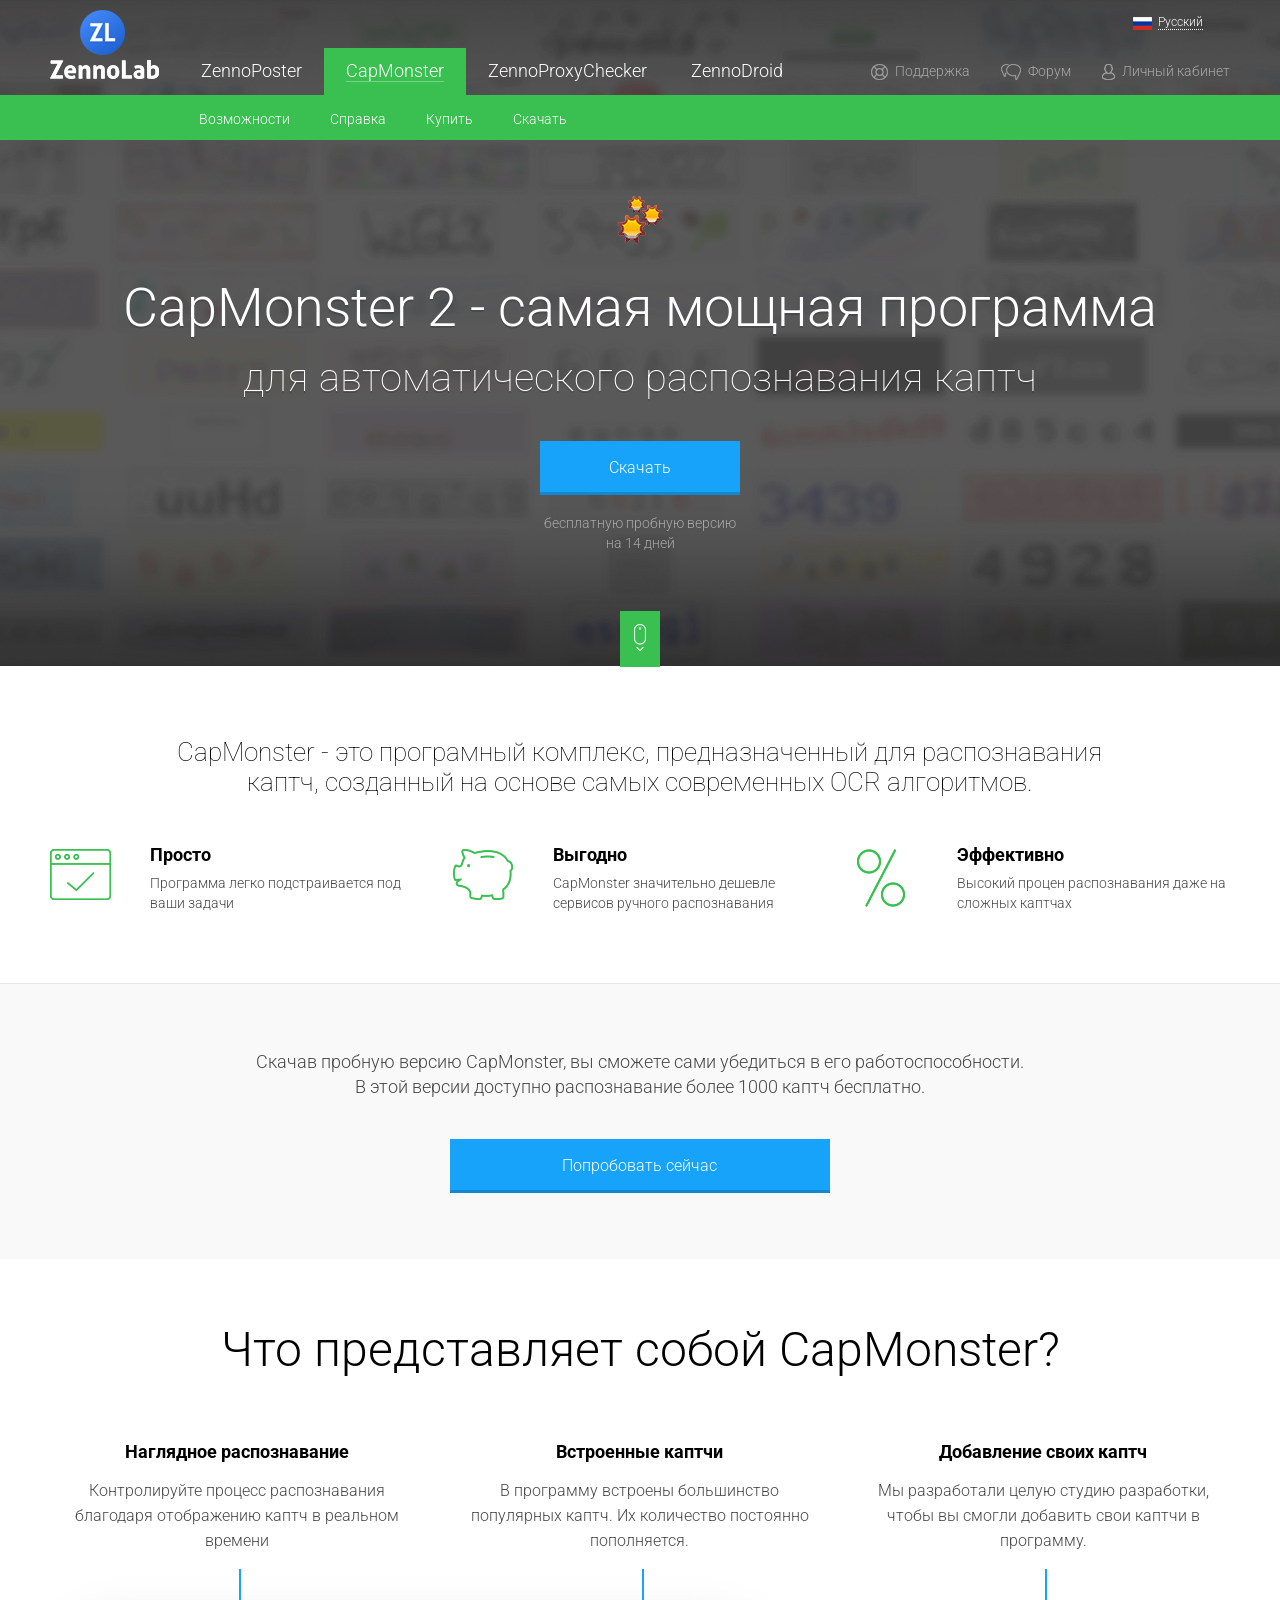
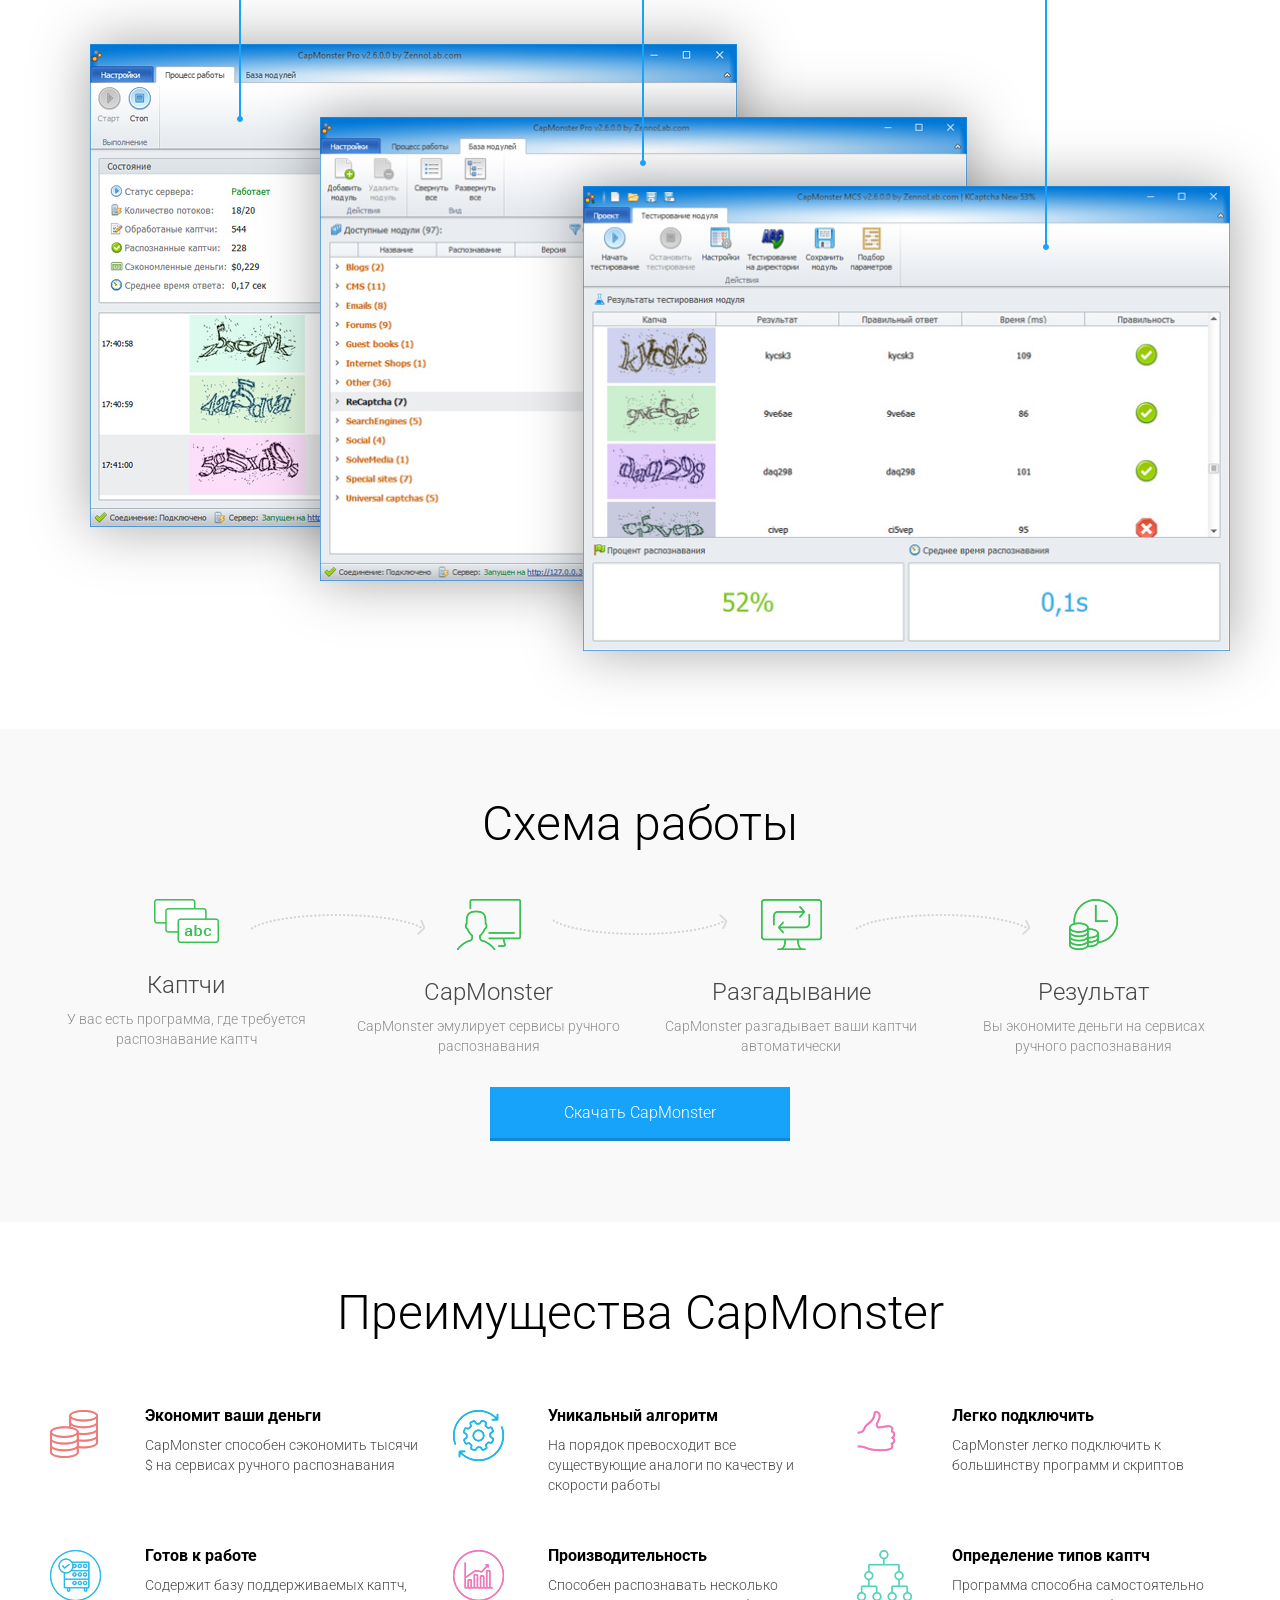
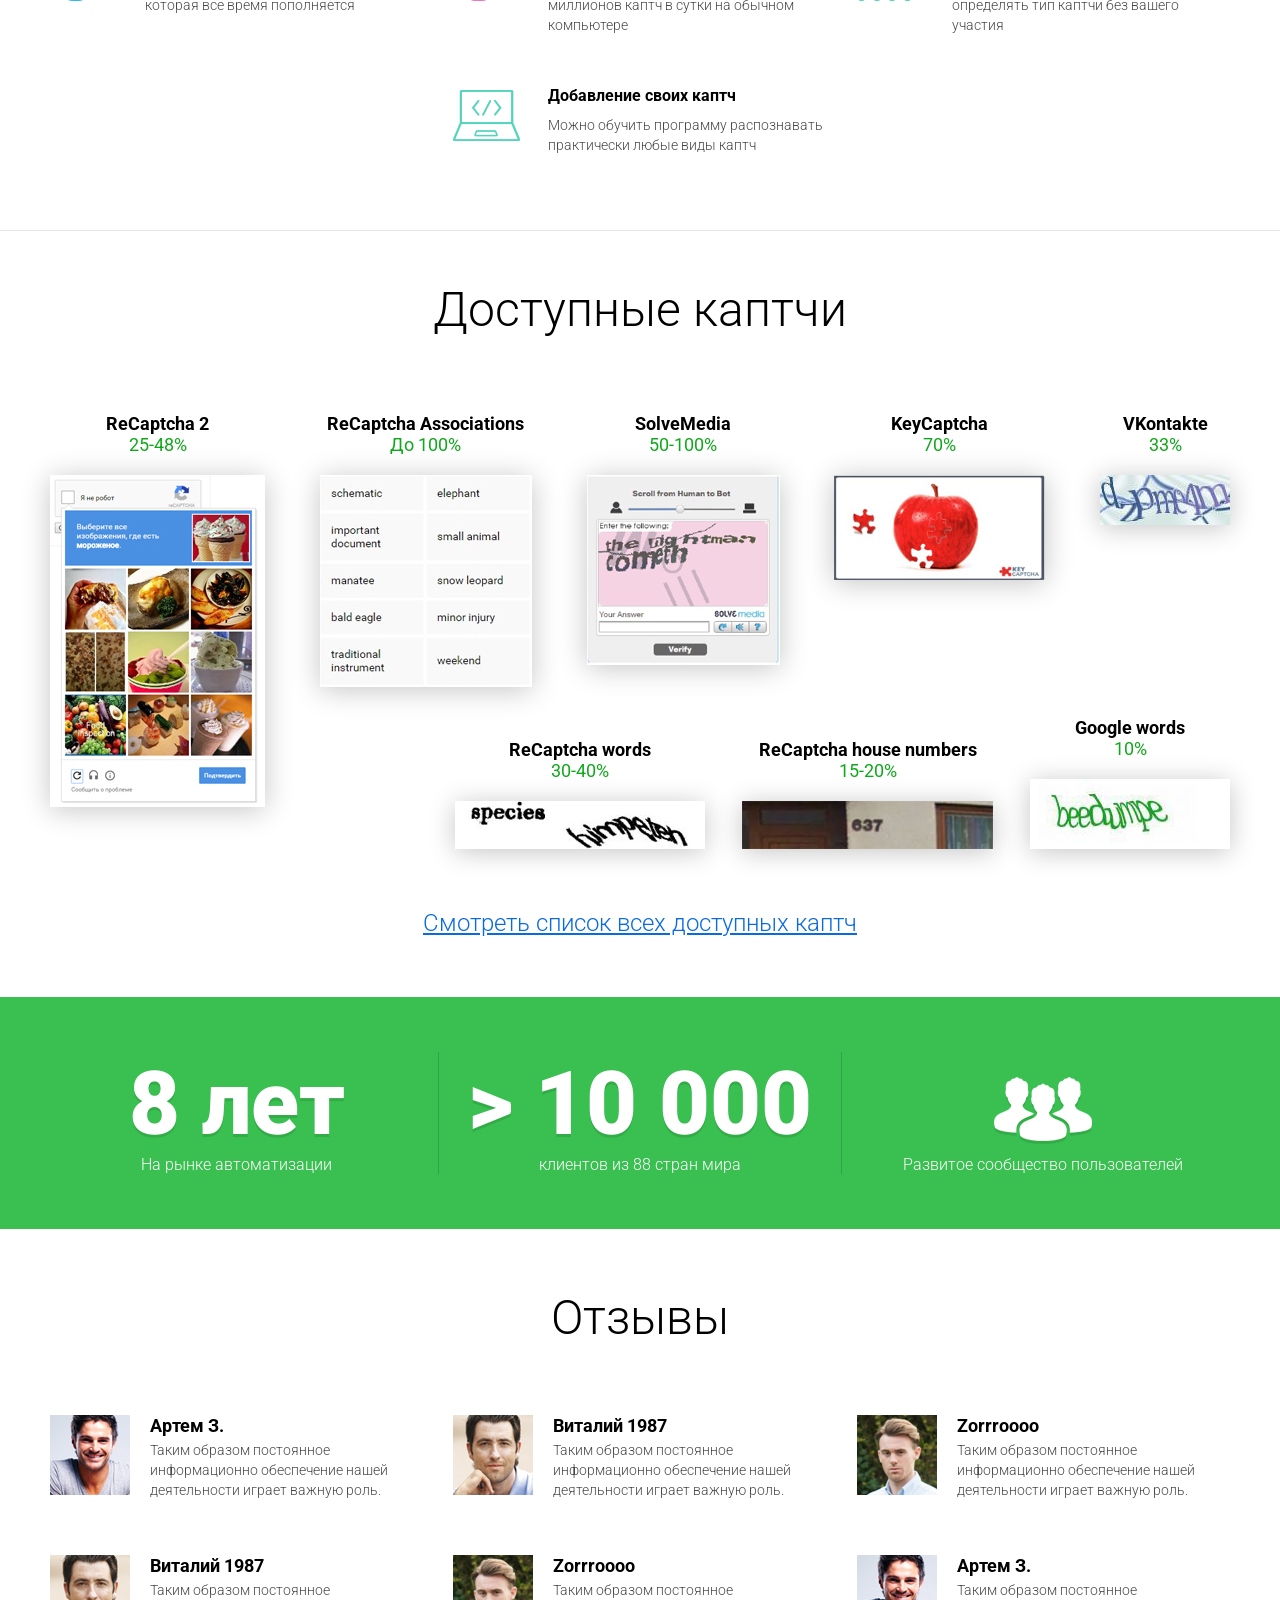
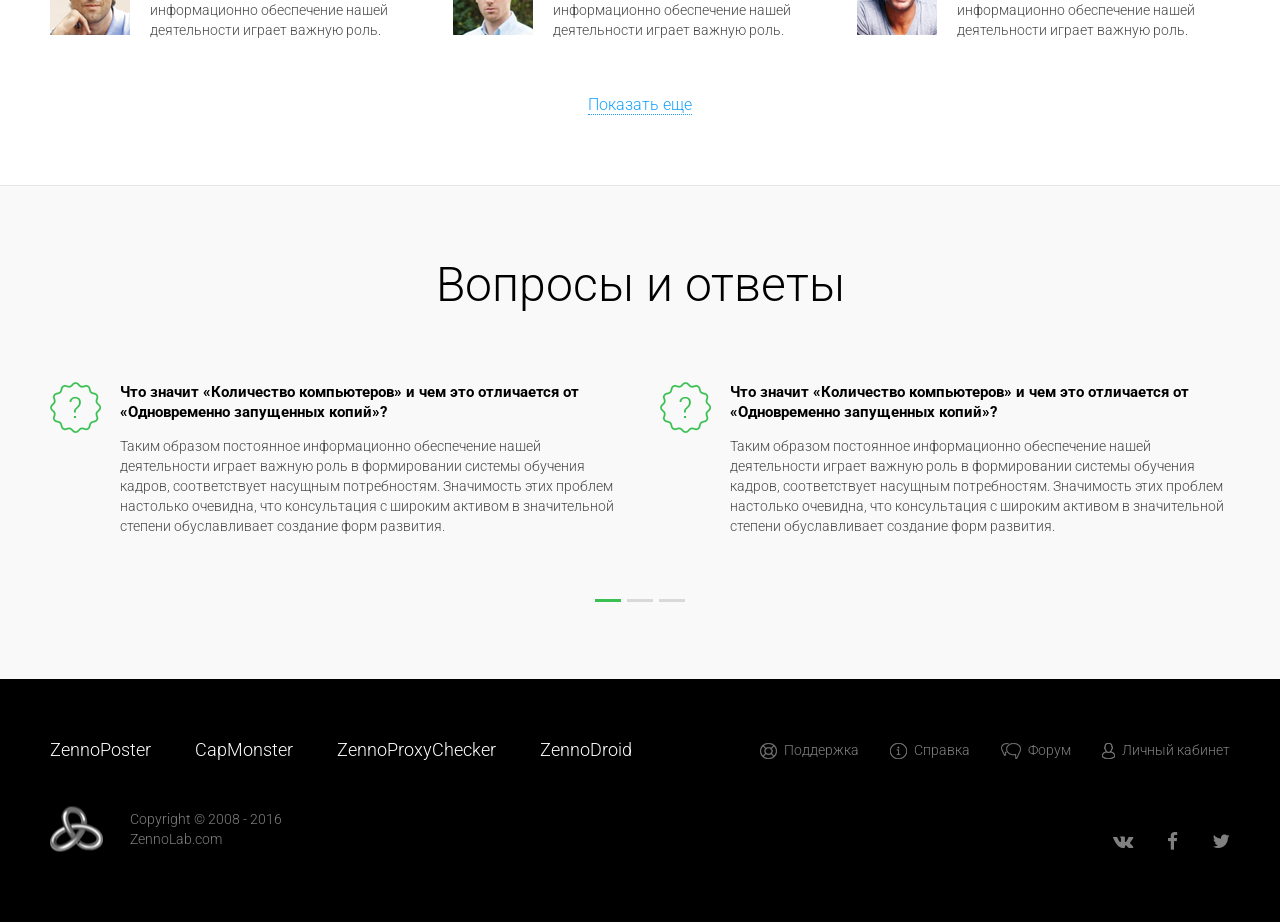
<file: app/capmonster.html>
<!DOCTYPE html>
<html lang="en">
<head>
	<meta charset="UTF-8">
	<meta http-equiv="X-UA-Compatible" content="IE=edge">
	<meta name="viewport" content="width=device-width, initial-scale=1.0">
	<title>project</title>
	<link rel="shortcut icon" href="favicon.ico" type="image/x-icon">
	<link rel="icon" href="favicon.ico" type="image/x-icon">
	<link rel="stylesheet" href="css/style.css">
	<link href="https://fonts.googleapis.com/css?family=Roboto:100,300,400,500,700,900&amp;subset=cyrillic" rel="stylesheet">
	<link rel="stylesheet" href="css/bootstrap.css">
	<link rel="stylesheet" href="fancybox/jquery.fancybox.css">
	<link rel="stylesheet" href="css/owl.carousel.css">
	<link rel="stylesheet" href="https://maxcdn.bootstrapcdn.com/font-awesome/4.6.2/css/font-awesome.min.css">
	<!--[if lt IE 9]>
	<script src="https://oss.maxcdn.com/html5shiv/3.7.2/html5shiv.min.js">
	</script><script src="https://oss.maxcdn.com/respond/1.4.2/respond.min.js"></script>
	<![endif]-->
</head>
<body>

	<header class="header-img capmonster dropp">
		<div class="container">
			<a href="#" class="logo"><img src="img/logo.png" alt="" width="109" height="69"></a>
			<div class="relative">
				<ul class="lang">
					<li class="active"><a href="#"><i class="ico russian"></i>Русский</a></li>
					<li><a href="#">English</a></li>
				</ul>
				<div class="wrapp-menu">
					<div class="toggle-button visible-sm visible-xs">Продукты</div>
					<ul class="main-nav">
						<li><a href="#">ZennoPoster</a></li>
						<li><a class="current" href="#">CapMonster</a>
							<ul class="hide-menu">
								<li><a href="#">Возможности</a></li>
								<li><a href="#">Справка</a></li>
								<li><a href="#">Купить</a></li>
								<li><a href="#">Скачать</a></li>
							</ul>
						</li>
						<li><a href="#">ZennoProxyChecker</a></li>
						<li><a href="#">ZennoDroid</a></li>
					</ul>
					<ul class="service-link">
						<li><a href="#"><i class="ico ico-support"></i><span>Поддержка</span></a></li>
						<li><a href="#"><i class="ico ico-comment"></i><span>Форум</span></a></li>
						<li><a href="#"><i class="ico ico-user"></i><span>Личный кабинет</span></a></li>
					</ul>
				</div>
			</div>
			<div class="center prod-icon">
				<i class="ico ico-m2"></i>
				<h2>
					CapMonster 2 - самая мощная программа
					<span>для автоматического распознавания каптч</span>
				</h2>
				<a href="#" class="button"><span>Скачать</span></a>
				<div class="note">бесплатную пробную версию <br>на 14 дней</div>
			</div>
			<div class="mouse"><i class="ico ico-mouse"></i></div>
		</div>
	</header>

	<section class="section-program-f">
		<div class="container">
			<div class="row">
				<div class="col-md-10 col-sm-12 col-xs-12 col-md-offset-1">
					<div class="title-3">
						CapMonster - это програмный комплекс, предназначенный для распознавания каптч, 
						созданный на основе самых современных OCR алгоритмов. 
					</div>
				</div>
			</div>
			<div class="row">
				<div class="col-md-4 col-sm-12 col-xs-12">
					<div class="box">
						<i class="ico ico-simple"></i>
						<div class="bold">Просто</div>
						<p>
							Программа легко подстраивается 
							под ваши задачи
						</p>
					</div>
				</div>
				<div class="col-md-4 col-sm-12 col-xs-12">
					<div class="box">
						<i class="ico ico-benefit"></i>
						<div class="bold">Выгодно</div>
						<p>
							CapMonster значительно дешевле
							сервисов ручного распознавания
						</p>
					</div>
				</div>
				<div class="col-md-4 col-sm-12 col-xs-12">
					<div class="box">
						<i class="ico ico-effect"></i>
						<div class="bold">Эффективно</div>
						<p>
							Высокий процен распознавания
							даже на сложных каптчах
						</p>
					</div>
				</div>

			</div>
		</div>
	</section>

	<section class="section-install">
		<div class="container">
			<div class="row">
				<div class="col-md-8 col-sm-12 col-xs-12 col-md-offset-2">
					<div class="title-2">
						Скачав пробную версию CapMonster, вы сможете сами убедиться в его работоспособности. 
						В этой версии доступно распознавание более 1000 каптч бесплатно.
					</div>
					<a href="#" class="button"><span>Попробовать сейчас</span></a>
				</div>
			</div>
		</div>
	</section>

	<section class="section-about-product">
		<div class="container">
			<h1>Что представляет собой CapMonster?</h1>
			<div class="row a-product capM">
				<div class="col-md-4 col-sm-4 col-xs-12">
					<div class="bold">Наглядное распознавание</div>
					<p>
						Контролируйте процесс распознавания благодаря отображению каптч 
						в реальном времени
					</p>
				</div>
				<div class="col-md-4 col-sm-4 col-xs-12">
					<div class="bold">Встроенные каптчи</div>
					<p>
						В программу встроены большинство популярных каптч. Их количество постоянно пополняется.
					</p>
				</div>
				<div class="col-md-4 col-sm-4 col-xs-12">
					<div class="bold">Добавление своих каптч</div>
					<p>
						Мы разработали целую студию разработки, чтобы вы смогли добавить свои каптчи в программу.
					</p>
				</div>
			</div>
			<div class="center big-img big-img-capmomster">
				<img src="img/capM-big-1.jpg" alt="" width="647" height="483">
				<img src="img/capM-big-2.jpg" alt="" width="644" height="462">
				<img src="img/capM-big-3.jpg" alt="" width="642" height="461">
			</div>
		</div>
	</section>

	<section class="section-work">
		<div class="container">
			<h1>Схема работы</h1>
			<div class="row scheme">
				<div class="col-md-3 col-sm-12 col-xs-12">
					<i class="ico ico-captcha"></i>
					<div class="size-nrm">Каптчи</div>
					<p>
						У вас есть программа, где
						требуется распознавание каптч
					</p>
				</div>
				<div class="col-md-3 col-sm-12 col-xs-12">
					<i class="ico ico-project"></i>
					<div class="size-nrm">CapMonster</div>
					<p>
						CapMonster эмулирует сервисы
						ручного распознавания
					</p>
				</div>
				<div class="col-md-3 col-sm-12 col-xs-12">
					<i class="ico ico-working"></i>
					<div class="size-nrm">Разгадывание</div>
					<p>
						CapMonster разгадывает ваши
						каптчи автоматически
					</p>
				</div>
				<div class="col-md-3 col-sm-12 col-xs-12">
					<i class="ico ico-result"></i>
					<div class="size-nrm">Результат</div>
					<p>
						Вы экономите деньги на сервисах
						ручного распознавания
					</p>
				</div>
			</div>
			<a href="" class="button"><span>Скачать CapMonster</span></a>
		</div>
	</section>

	<section class="section-advantages">
		<div class="container">
			<h1>Преимущества CapMonster</h1>
			<div class="row">
				<div class="col-md-4 col-sm-6 col-xs-12">
					<div class="box-2">
						<i class="ico ico-cp-1"></i>
						<div class="bold">Экономит ваши деньги</div>
						<p>
							CapMonster способен сэкономить тысячи $ на сервисах ручного распознавания
						</p>
					</div>
				</div>
				<div class="col-md-4 col-sm-6 col-xs-12">
					<div class="box-2">
						<i class="ico ico-cp-2"></i>
						<div class="bold">Уникальный алгоритм</div>
						<p>
							На порядок превосходит все существующие аналоги по качеству и скорости работы
						</p>
					</div>
				</div>
				<div class="col-md-4 col-sm-6 col-xs-12">
					<div class="box-2">
						<i class="ico ico-cp-3"></i>
						<div class="bold">Легко подключить</div>
						<p>
							CapMonster легко подключить к 
							большинству программ и скриптов
						</p>
					</div>
				</div>
				<div class="col-md-4 col-sm-6 col-xs-12">
					<div class="box-2">
						<i class="ico ico-zp-6"></i>
						<div class="bold">Готов к работе</div>
						<p>
							Cодержит базу поддерживаемых каптч, которая все время пополняется
						</p>
					</div>
				</div>
				<div class="col-md-4 col-sm-6 col-xs-12">
					<div class="box-2">
						<i class="ico ico-cp-5"></i>
						<div class="bold">Производительность</div>
						<p>
							Cпособен распознавать несколько миллионов каптч в сутки на обычном компьютере
						</p>
					</div>
				</div>
				<div class="col-md-4 col-sm-6 col-xs-12">
					<div class="box-2">
						<i class="ico ico-cp-6"></i>
						<div class="bold">Определение типов каптч</div>
						<p>
							Программа способна самостоятельно определять тип каптчи без вашего участия
						</p>
					</div>
				</div>
				<div class="col-md-4 col-sm-6 col-xs-12 col-md-offset-4">
					<div class="box-2">
						<i class="ico ico-zp-12"></i>
						<div class="bold">Добавление своих каптч</div>
						<p>
							Можно обучить программу распознавать практически любые виды каптч
						</p>
					</div>
				</div>
			</div>
		</div>
	</section>

	<section class="section-available">
		<div class="container">
		<h1>Доступные каптчи</h1>
			<div class="captcha-a">
				<div class="box-captcha">
					<div class="bold">ReCaptcha 2</div>
					<div class="note-2">25-48%</div>
					<img src="img/captcha-1.jpg" alt="" width="215" height="332">
				</div>
				<div class="box-captcha">
					<div class="bold">ReCaptcha Associations</div>
					<div class="note-2">До 100%</div>
					<img src="img/captcha-2.jpg" alt="" width="212" height="212">
				</div>
				<div class="box-captcha">
					<div class="bold">SolveMedia</div>
					<div class="note-2">50-100%</div>
					<img src="img/captcha-3.jpg" alt="" width="193" height="190">
				</div>
				<div class="box-captcha">
					<div class="bold">KeyCaptcha</div>
					<div class="note-2">70%</div>
					<img src="img/captcha-4.jpg" alt="" width="211" height="105">
				</div>
				<div class="box-captcha">
					<div class="bold">VKontakte</div>
					<div class="note-2">33%</div>
					<img src="img/captcha-5.jpg" alt="" width="130" height="50">
				</div>
			</div>
			<div class="captcha-a right-n">
				<div class="box-captcha">
					<div class="bold">ReCaptcha words</div>
					<div class="note-2">30-40%</div>
					<img src="img/captcha-6.jpg" alt="" width="250" height="48">
				</div>
				<div class="box-captcha">
					<div class="bold">ReCaptcha house numbers</div>
					<div class="note-2">15-20%</div>
					<img src="img/captcha-7.jpg" alt="" width="251" height="48">
				</div>
				<div class="box-captcha">
					<div class="bold">Google words</div>
					<div class="note-2">10%</div>
					<img src="img/captcha-8.jpg" alt="" width="200" height="70">
				</div>
			</div>	
			<div class="center">
				<a href="" class="link">Смотреть список всех доступных каптч</a>
			</div>
		</div>
	</section>



	<section class="section-green-line">
		<div class="container">
			<div class="row line">
				<div class="col-md-4 col-sm-4 col-xs-12">
					<div class="b-size">8 лет</div>
					<div class="s-size">На рынке автоматизации</div>
				</div>
				<div class="col-md-4 col-sm-4 col-xs-12">
					<div class="b-size">> 10 000</div>
					<div class="s-size">клиентов из 88 стран мира</div>
				</div>
				<div class="col-md-4 col-sm-4 col-xs-12">
					<div class="b-size"><img src="img/users.png" alt="" width="98" height="67"></div>
					<div class="s-size">Развитое сообщество пользователей</div>
				</div>
			</div>
		</div>
	</section>


	<section class="section-comment">
		<div class="container">
			<h1>Отзывы</h1>
			<div class="row comment-wrapp">
				<div class="col-md-4 col-sm-6 col-xs-12">
					<img src="img/comment-zp-1.jpg" alt="" width="80" height="80">
					<div class="text-b">
						<div class="bold">Артем З.</div>
						<p>
							Таким образом постоянное информационно обеспечение нашей деятельности играет важную роль.
						</p>
					</div>
				</div>
				<div class="col-md-4 col-sm-6 col-xs-12">
					<img src="img/comment-zp-2.jpg" alt="" width="80" height="80">
					<div class="text-b">
						<div class="bold">Виталий 1987</div>
						<p>
							Таким образом постоянное информационно обеспечение нашей деятельности играет важную роль.
						</p>
					</div>
				</div>
				<div class="col-md-4 col-sm-6 col-xs-12">
					<img src="img/comment-zp-3.jpg" alt="" width="80" height="80">
					<div class="text-b">
						<div class="bold">Zorrroooo</div>
						<p>
							Таким образом постоянное информационно обеспечение нашей деятельности играет важную роль.
						</p>
					</div>
				</div>
				<div class="col-md-4 col-sm-6 col-xs-12">
					<img src="img/comment-zp-4.jpg" alt="" width="80" height="80">
					<div class="text-b">
						<div class="bold">Виталий 1987</div>
						<p>
							Таким образом постоянное информационно обеспечение нашей деятельности играет важную роль.
						</p>
					</div>
				</div>
				<div class="col-md-4 col-sm-6 col-xs-12">
					<img src="img/comment-zp-5.jpg" alt="" width="80" height="80">
					<div class="text-b">
						<div class="bold">Zorrroooo</div>
						<p>Таким образом постоянное информационно обеспечение нашей деятельности играет важную роль.</p>
					</div>
				</div>
				<div class="col-md-4 col-sm-6 col-xs-12">
					<img src="img/comment-zp-6.jpg" alt="" width="80" height="80">
					<div class="text-b">
						<div class="bold">Артем З.</div>
						<p>Таким образом постоянное информационно обеспечение нашей деятельности играет важную роль.</p>
					</div>
				</div>
			</div>
			<div class="center">
				<a href="#" class="more">Показать еще</a>
			</div>
		</div>
	</section>


	<section class="section-faq">
		<div class="container">
			<h1>Вопросы и ответы</h1>
			<div class="owl-slider">
				<div class="item">
					<i class="ico ico-faq-2"></i>
					<div class="t-block">
						<div class="bold">Что значит «Количество компьютеров» и чем это отличается от «Одновременно запущенных копий»?</div>
						<p>
							Таким образом постоянное информационно обеспечение нашей деятельности играет важную роль в формировании системы обучения кадров, соответствует насущным потребностям. Значимость этих проблем настолько очевидна, что консультация с широким активом в значительной степени обуславливает создание форм развития. 
						</p>
					</div>
				</div>
				<div class="item">
					<i class="ico ico-faq-2"></i>
					<div class="t-block">
						<div class="bold">Что значит «Количество компьютеров» и чем это отличается от «Одновременно запущенных копий»?</div>
						<p>
							Таким образом постоянное информационно обеспечение нашей деятельности играет важную роль в формировании системы обучения кадров, соответствует насущным потребностям. Значимость этих проблем настолько очевидна, что консультация с широким активом в значительной степени обуславливает создание форм развития. 
						</p>
					</div>
				</div>
				<div class="item">
					<i class="ico ico-faq-2"></i>
					<div class="t-block">
						<div class="bold">Что значит «Количество компьютеров» и чем это отличается от «Одновременно запущенных копий»?</div>
						<p>
							Таким образом постоянное информационно обеспечение нашей деятельности играет важную роль в формировании системы обучения кадров, соответствует насущным потребностям. Значимость этих проблем настолько очевидна, что консультация с широким активом в значительной степени обуславливает создание форм развития. 
						</p>
					</div>
				</div>
			</div>
		</div>
	</section>



	<footer>
		<div class="container">
			<div class="wrapp-menu">
				<ul class="main-nav">
					<li><a href="#">ZennoPoster</a></li>
					<li><a href="#">CapMonster</a></li>
					<li><a href="#">ZennoProxyChecker</a></li>
					<li><a href="#">ZennoDroid</a></li>
				</ul>
				<ul class="service-link">
					<li><a href="#"><i class="ico ico-support"></i><span>Поддержка</span></a></li>
					<li><a href="#"><i class="ico ico-faq"></i><span>Справка</span></a></li>
					<li><a href="#"><i class="ico ico-comment"></i><span>Форум</span></a></li>
					<li><a href="#"><i class="ico ico-user"></i><span>Личный кабинет</span></a></li>
				</ul>
			</div>  
			<div class="row row-footer">
				<div class="col-md-6 col-sm-12 col-xs-12 pull-right">
					<ul class="social">
						<li><a href=""><i class="fa fa-vk" aria-hidden="true"></i></a></li>
						<li><a href=""><i class="fa fa-facebook" aria-hidden="true"></i></a></li>
						<li><a href=""><i class="fa fa-twitter" aria-hidden="true"></i></a></li>
					</ul>
				</div>
				<div class="col-md-6 col-sm-12 col-xs-12">
					<div class="logo-footer">
						<img src="img/footer.png" alt="" width="53" height="45">
						<span>Copyright © 2008 - 2016 <br>ZennoLab.com</span>
					</div>
				</div>
			</div>
		</div>
	</footer>


	<script src="https://ajax.googleapis.com/ajax/libs/jquery/2.1.4/jquery.min.js"></script>
	<script src="js/owl.carousel.min.js"></script>
	<script src="fancybox/jquery.fancybox.pack.js"></script>
	<script src="js/jquery.matchHeight.js"></script>
	<script src="js/main.js"></script>

<!-- <script src="http://api-maps.yandex.ru/2.0-stable/?load=package.standard&lang=ru-RU" type="text/javascript"></script>
	<script src="js/yandex.js"></script>    YANDEX MAP-->

<!-- <script type="text/javascript" src="http://maps.google.com/maps/api/js?libraries=places&sensor=true"></script>
	<script src="js/map_google.js"></script> GOOGLE MAP-->
</body>
</html>
</file>
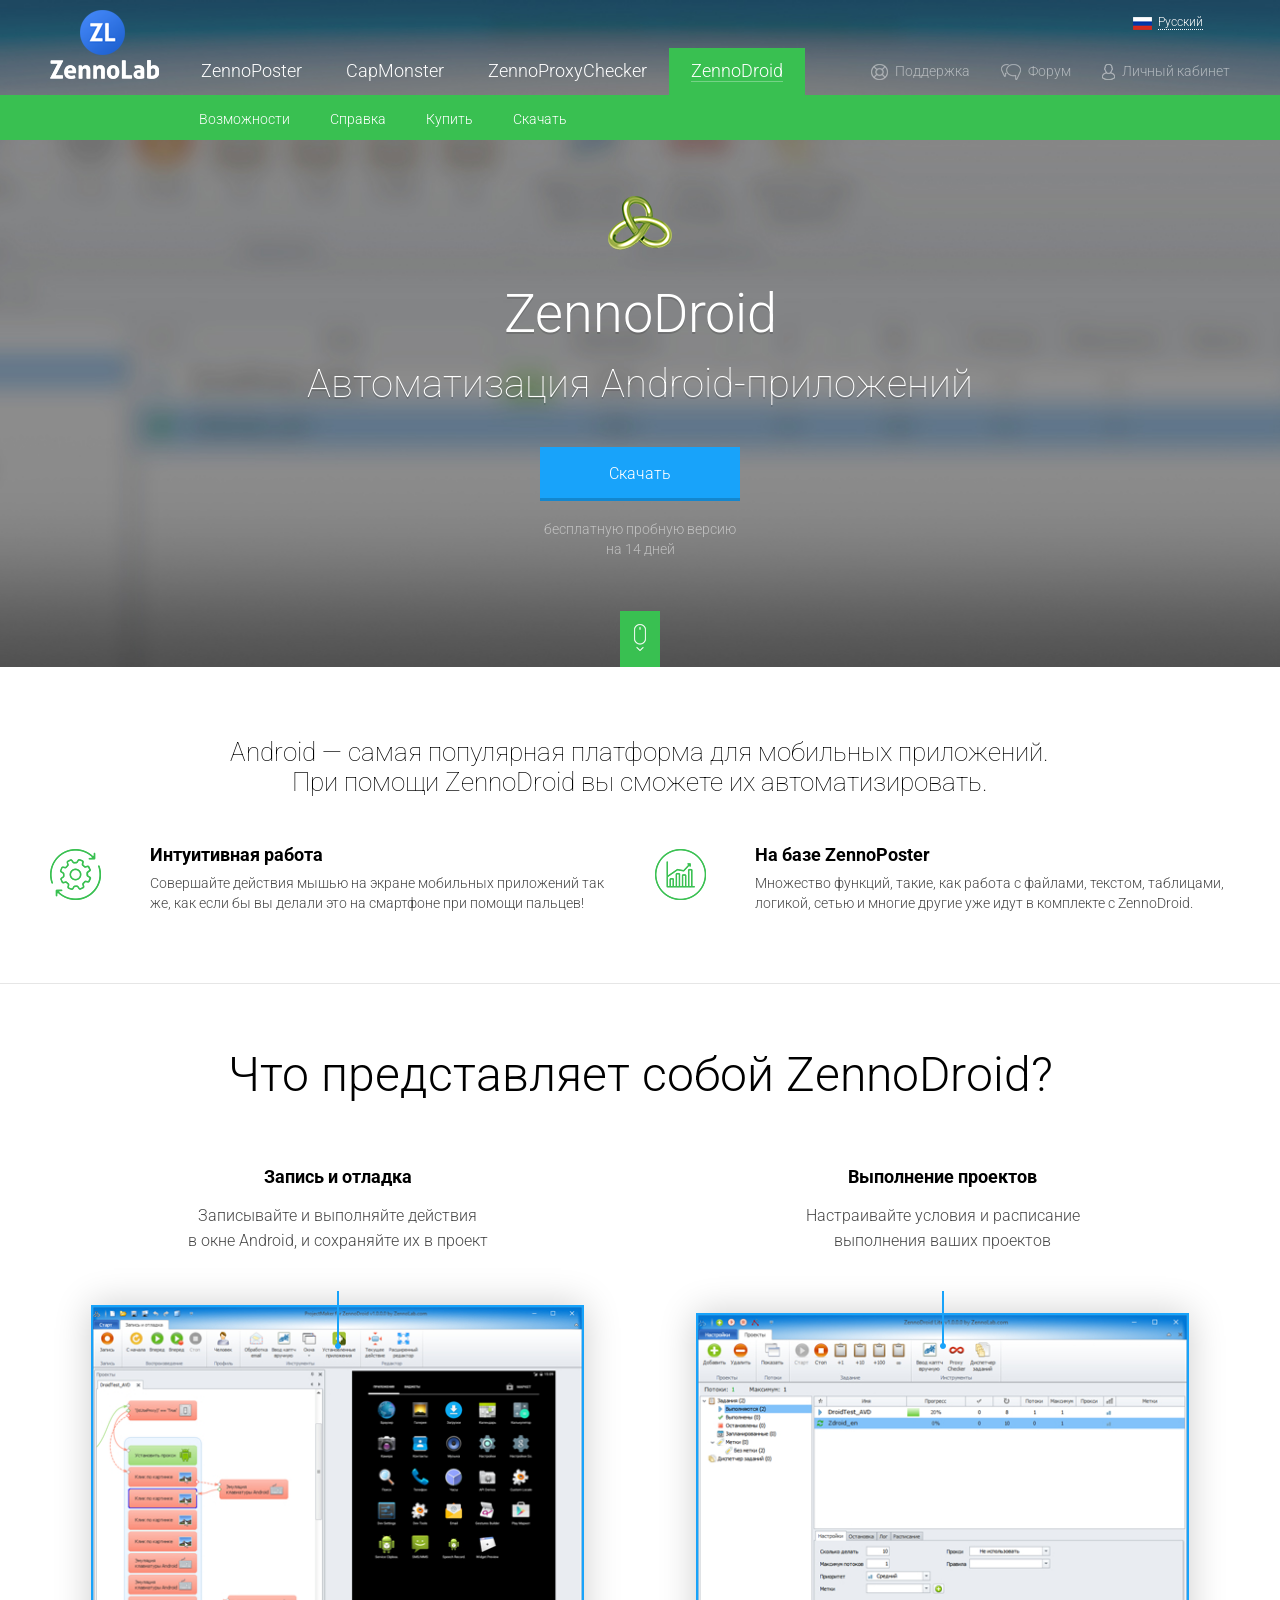
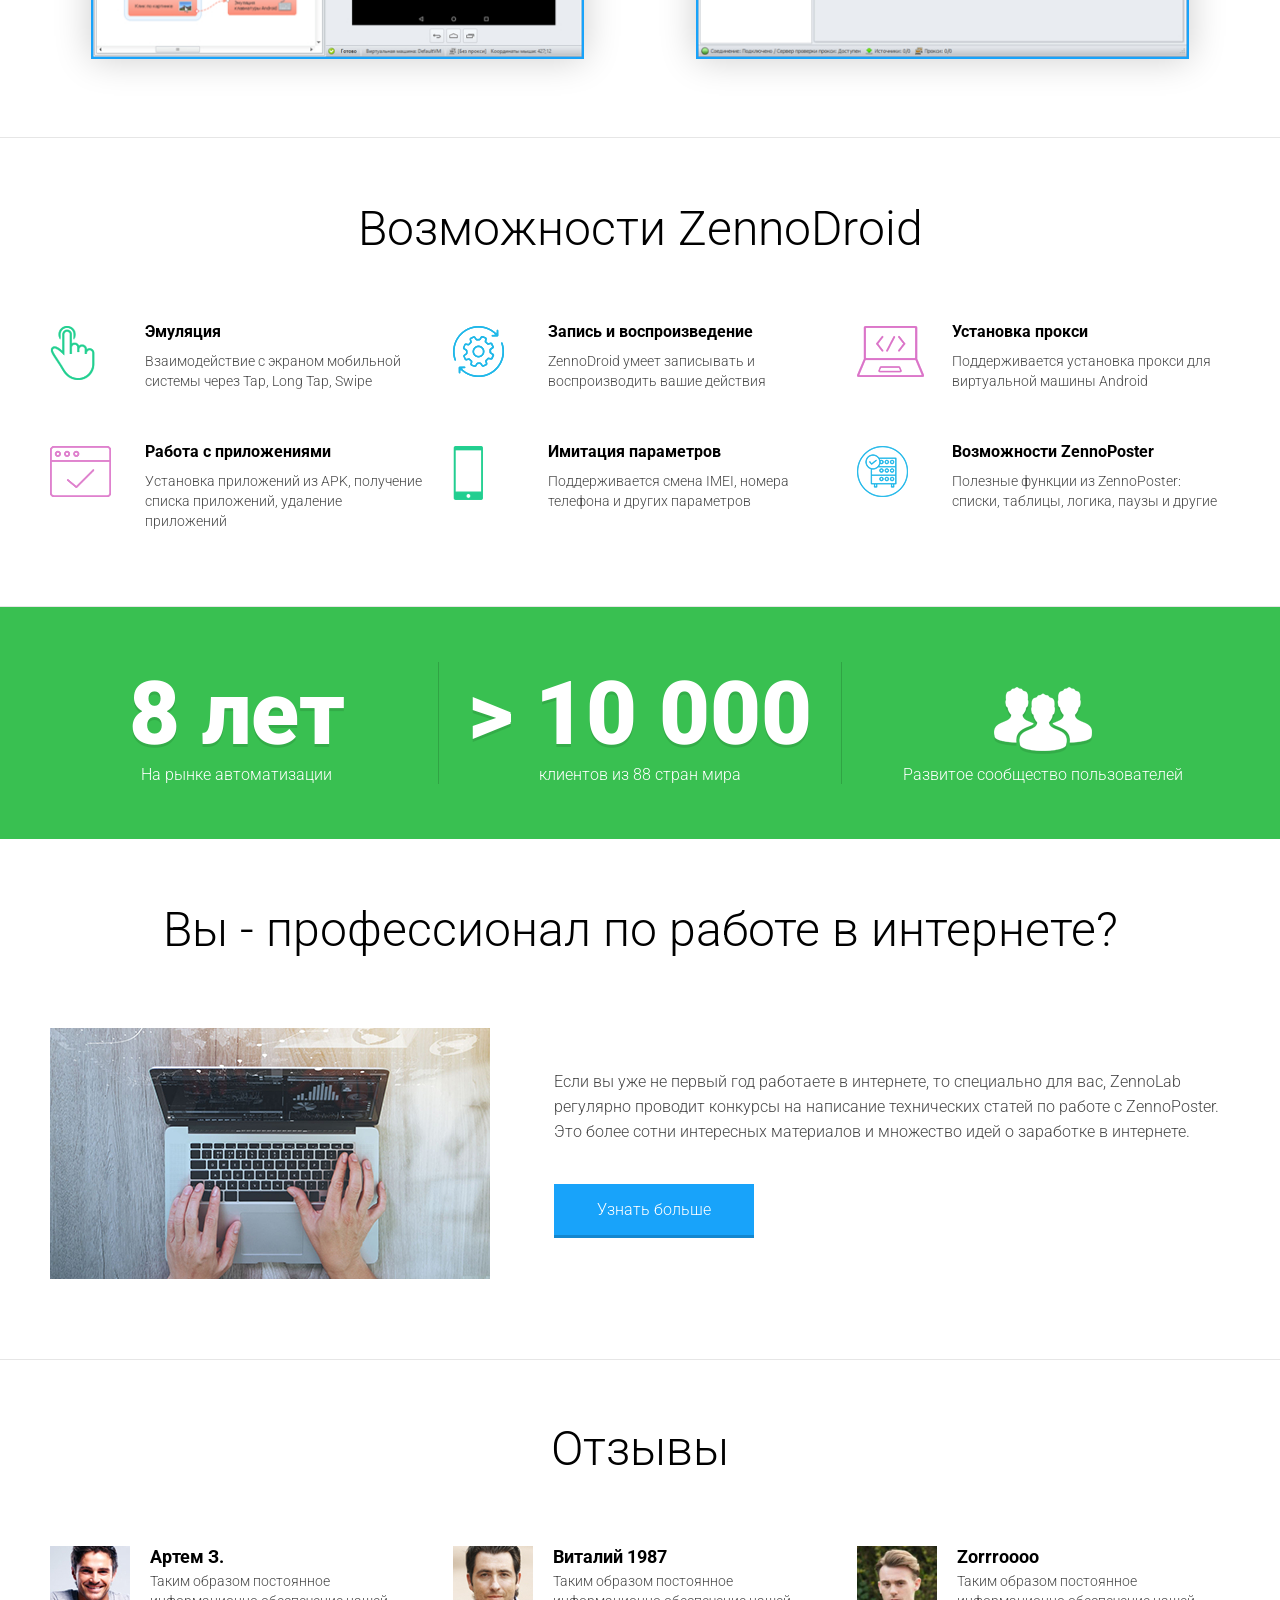
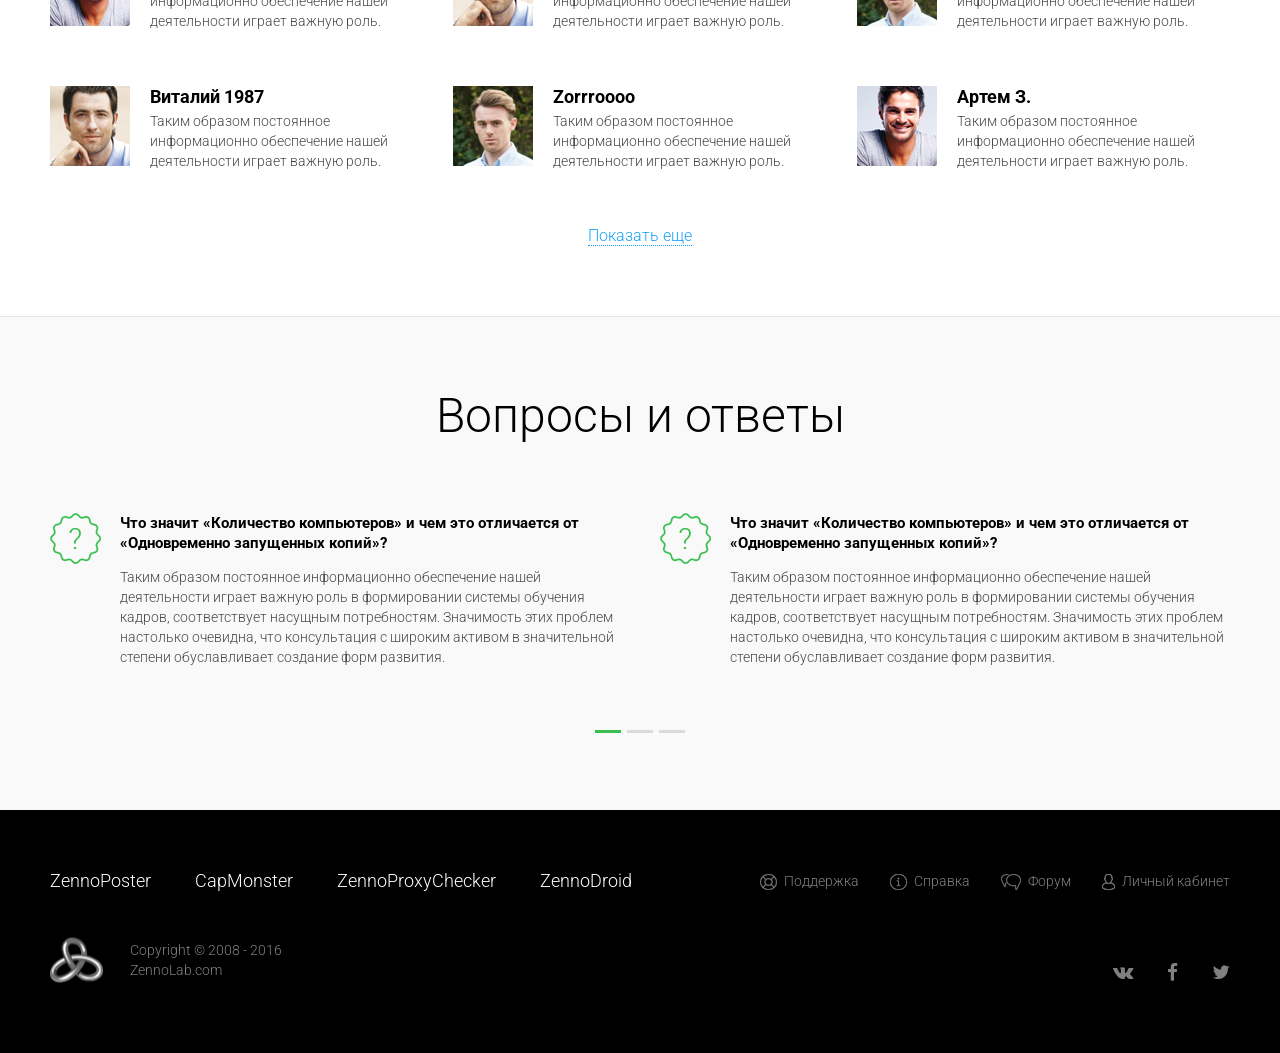
<file: app/zennodroid.html>
<!DOCTYPE html>
<html lang="en">
<head>
	<meta charset="UTF-8">
	<meta http-equiv="X-UA-Compatible" content="IE=edge">
	<meta name="viewport" content="width=device-width, initial-scale=1.0">
	<title>project</title>
	<link rel="shortcut icon" href="favicon.ico" type="image/x-icon">
	<link rel="icon" href="favicon.ico" type="image/x-icon">
	<link rel="stylesheet" href="css/style.css">
	<link href="https://fonts.googleapis.com/css?family=Roboto:100,300,400,500,700,900&amp;subset=cyrillic" rel="stylesheet">
	<link rel="stylesheet" href="css/bootstrap.css">
	<link rel="stylesheet" href="fancybox/jquery.fancybox.css">
	<link rel="stylesheet" href="css/owl.carousel.css">
	<link rel="stylesheet" href="https://maxcdn.bootstrapcdn.com/font-awesome/4.6.2/css/font-awesome.min.css">
	<!--[if lt IE 9]>
	<script src="https://oss.maxcdn.com/html5shiv/3.7.2/html5shiv.min.js">
	</script><script src="https://oss.maxcdn.com/respond/1.4.2/respond.min.js"></script>
	<![endif]-->
</head>
<body>

	<header class="header-img zennodroid dropp">
		<div class="container">
			<a href="#" class="logo"><img src="img/logo.png" alt="" width="109" height="69"></a>
			<div class="relative">
				<ul class="lang">
					<li class="active"><a href="#"><i class="ico russian"></i>Русский</a></li>
					<li><a href="#">English</a></li>
				</ul>
				<div class="wrapp-menu">
					<div class="toggle-button visible-sm visible-xs">Продукты</div>
					<ul class="main-nav">
						<li><a href="#">ZennoPoster</a></li>
						<li><a href="#">CapMonster</a></li>
						<li><a href="#">ZennoProxyChecker</a></li>
						<li><a class="current" href="#">ZennoDroid</a>
							<ul class="hide-menu">
								<li><a href="#">Возможности</a></li>
								<li><a href="#">Справка</a></li>
								<li><a href="#">Купить</a></li>
								<li><a href="#">Скачать</a></li>
							</ul>
						</li>
					</ul>
					<ul class="service-link">
						<li><a href="#"><i class="ico ico-support"></i><span>Поддержка</span></a></li>
						<li><a href="#"><i class="ico ico-comment"></i><span>Форум</span></a></li>
						<li><a href="#"><i class="ico ico-user"></i><span>Личный кабинет</span></a></li>
					</ul>
				</div>
			</div>
			<div class="center prod-icon">
				<i class="ico ico-zd"></i>
				<h2>
					ZennoDroid
					<span>Автоматизация Android-приложений</span>
				</h2>
				<a href="#" class="button"><span>Скачать</span></a>
				<div class="note">бесплатную пробную версию <br>на 14 дней</div>
			</div>
			<div class="mouse"><i class="ico ico-mouse"></i></div>
		</div>
	</header>


	<section class="section-program-f">
		<div class="container">
			<div class="col-md-10 col-sm-12 col-xs-12 col-md-offset-1">
				<div class="title-3">Android — самая популярная платформа для мобильных приложений. <br>
					При помощи ZennoDroid вы сможете их автоматизировать.</div>
				</div>
				<div class="row">
					<div class="col-md-6 col-sm-12 col-xs-12">
						<div class="box">
							<i class="ico ico-loop"></i>
							<div class="bold">Интуитивная работа</div>
							<p>
								Совершайте действия мышью на экране мобильных приложений так же, как если бы вы делали это на смартфоне при помощи пальцев!
							</p>
						</div>
					</div>
					<div class="col-md-6 col-sm-12 col-xs-12">
						<div class="box">
							<i class="ico ico-performance"></i>
							<div class="bold">На базе ZennoPoster</div>
							<p>
								Множество функций, такие, как работа с файлами, текстом,  таблицами, логикой, сетью и многие другие уже идут в комплекте с ZennoDroid. 
							</p>
						</div>
					</div>
				</div>
			</div>
		</section>


		<section class="section-about-product">
			<div class="container">
				<h1>Что представляет собой ZennoDroid?</h1>
				<div class="row a-product zdroid">
					<div class="col-md-6 col-sm-6 col-xs-12">
						<div class="bold">Запись и отладка</div>
						<p>
							Записывайте и выполняйте действия <br>
							в окне Android, и сохраняйте их в проект
						</p>
						<img src="img/zd-big-1.jpg" alt="" width="493" height="353">
					</div>
					<div class="col-md-6 col-sm-6 col-xs-12">
						<div class="bold">Выполнение проектов</div>
						<p>
							Настраивайте условия и расписание <br>выполнения ваших проектов
						</p>
						<img src="img/zd-big-2.jpg" alt="" width="505" height="353">
					</div>
				</div>
			</div>
		</section>


		<section class="section-advantages">
			<div class="container">
				<h1>Возможности ZennoDroid</h1>
				<div class="row">
					<div class="col-md-4 col-sm-6 col-xs-12">
						<div class="box-2">
							<i class="ico ico-touch"></i>
							<div class="bold">Эмуляция </div>
							<p>
								Взаимодействие с экраном мобильной системы через Tap, Long Tap, Swipe 
							</p>
						</div>
					</div>
					<div class="col-md-4 col-sm-6 col-xs-12">
						<div class="box-2">
							<i class="ico ico-cp-2"></i>
							<div class="bold">Запись и воспроизведение</div>
							<p>
								ZennoDroid умеет записывать и воспроизводить вашие действия
							</p>
						</div>
					</div>
					<div class="col-md-4 col-sm-6 col-xs-12">
						<div class="box-2">
							<i class="ico ico-zd-3"></i>
							<div class="bold">Установка прокси</div>
							<p>
								Поддерживается установка прокси 
								для виртуальной машины Android
							</p>
						</div>
					</div>
					<div class="col-md-4 col-sm-6 col-xs-12">
						<div class="box-2">
							<i class="ico ico-zd-4"></i>
							<div class="bold">Работа с приложениями</div>
							<p>
								Установка приложений из APK, получение списка приложений, удаление приложений
							</p>
						</div>
					</div>
					<div class="col-md-4 col-sm-6 col-xs-12">
						<div class="box-2">
							<i class="ico ico-zd-5"></i>
							<div class="bold">Имитация параметров</div>
							<p>
								Поддерживается смена IMEI, номера телефона и других параметров
							</p>
						</div>
					</div>
					<div class="col-md-4 col-sm-6 col-xs-12">
						<div class="box-2">
							<i class="ico ico-zp-6"></i>
							<div class="bold">Возможности ZennoPoster</div>
							<p>
								Полезные функции из ZennoPoster: списки, таблицы, логика, паузы и другие
							</p>
						</div>
					</div>
				</div>
			</div>
		</section>



		<section class="section-green-line">
			<div class="container">
				<div class="row line">
					<div class="col-md-4 col-sm-4 col-xs-12">
						<div class="b-size">8 лет</div>
						<div class="s-size">На рынке автоматизации</div>
					</div>
					<div class="col-md-4 col-sm-4 col-xs-12">
						<div class="b-size">> 10 000</div>
						<div class="s-size">клиентов из 88 стран мира</div>
					</div>
					<div class="col-md-4 col-sm-4 col-xs-12">
						<div class="b-size"><img src="img/users.png" alt="" width="98" height="67"></div>
						<div class="s-size">Развитое сообщество пользователей</div>
					</div>
				</div>
			</div>
		</section>

		<section class="section-prof">
			<div class="container">
				<h1>Вы - профессионал по работе в интернете?</h1>
				<div class="row professional">
					<div class="col-md-5 col-sm-5 col-xs-12">
						<img src="img/notebook.jpg" alt="" width="440" height="251">
					</div>
					<div class="col-md-7 col-sm-7 col-xs-12">
						<div class="centerY">
							<p>
								Если вы уже не первый год работаете в интернете, то специально для вас, ZennoLab регулярно проводит конкурсы на написание технических статей по работе с ZennoPoster. Это более сотни интересных материалов и множество идей о заработке в интернете.
							</p>
							<a href="" class="button"><span>Узнать больше</span></a>
						</div>
					</div>
				</div>
			</div>
		</section>

		<section class="section-comment">
			<div class="container">
				<h1>Отзывы</h1>
				<div class="row comment-wrapp">
					<div class="col-md-4 col-sm-6 col-xs-12">
						<img src="img/comment-zp-1.jpg" alt="" width="80" height="80">
						<div class="text-b">
							<div class="bold">Артем З.</div>
							<p>
								Таким образом постоянное информационно обеспечение нашей деятельности играет важную роль.
							</p>
						</div>
					</div>
					<div class="col-md-4 col-sm-6 col-xs-12">
						<img src="img/comment-zp-2.jpg" alt="" width="80" height="80">
						<div class="text-b">
							<div class="bold">Виталий 1987</div>
							<p>
								Таким образом постоянное информационно обеспечение нашей деятельности играет важную роль.
							</p>
						</div>
					</div>
					<div class="col-md-4 col-sm-6 col-xs-12">
						<img src="img/comment-zp-3.jpg" alt="" width="80" height="80">
						<div class="text-b">
							<div class="bold">Zorrroooo</div>
							<p>
								Таким образом постоянное информационно обеспечение нашей деятельности играет важную роль.
							</p>
						</div>
					</div>
					<div class="col-md-4 col-sm-6 col-xs-12">
						<img src="img/comment-zp-4.jpg" alt="" width="80" height="80">
						<div class="text-b">
							<div class="bold">Виталий 1987</div>
							<p>
								Таким образом постоянное информационно обеспечение нашей деятельности играет важную роль.
							</p>
						</div>
					</div>
					<div class="col-md-4 col-sm-6 col-xs-12">
						<img src="img/comment-zp-5.jpg" alt="" width="80" height="80">
						<div class="text-b">
							<div class="bold">Zorrroooo</div>
							<p>Таким образом постоянное информационно обеспечение нашей деятельности играет важную роль.</p>
						</div>
					</div>
					<div class="col-md-4 col-sm-6 col-xs-12">
						<img src="img/comment-zp-6.jpg" alt="" width="80" height="80">
						<div class="text-b">
							<div class="bold">Артем З.</div>
							<p>Таким образом постоянное информационно обеспечение нашей деятельности играет важную роль.</p>
						</div>
					</div>
				</div>
				<div class="center">
					<a href="#" class="more">Показать еще</a>
				</div>
			</div>
		</section>


		<section class="section-faq">
			<div class="container">
				<h1>Вопросы и ответы</h1>
				<div class="owl-slider">
					<div class="item">
						<i class="ico ico-faq-2"></i>
						<div class="t-block">
							<div class="bold">Что значит «Количество компьютеров» и чем это отличается от «Одновременно запущенных копий»?</div>
							<p>
								Таким образом постоянное информационно обеспечение нашей деятельности играет важную роль в формировании системы обучения кадров, соответствует насущным потребностям. Значимость этих проблем настолько очевидна, что консультация с широким активом в значительной степени обуславливает создание форм развития. 
							</p>
						</div>
					</div>
					<div class="item">
						<i class="ico ico-faq-2"></i>
						<div class="t-block">
							<div class="bold">Что значит «Количество компьютеров» и чем это отличается от «Одновременно запущенных копий»?</div>
							<p>
								Таким образом постоянное информационно обеспечение нашей деятельности играет важную роль в формировании системы обучения кадров, соответствует насущным потребностям. Значимость этих проблем настолько очевидна, что консультация с широким активом в значительной степени обуславливает создание форм развития. 
							</p>
						</div>
					</div>
					<div class="item">
						<i class="ico ico-faq-2"></i>
						<div class="t-block">
							<div class="bold">Что значит «Количество компьютеров» и чем это отличается от «Одновременно запущенных копий»?</div>
							<p>
								Таким образом постоянное информационно обеспечение нашей деятельности играет важную роль в формировании системы обучения кадров, соответствует насущным потребностям. Значимость этих проблем настолько очевидна, что консультация с широким активом в значительной степени обуславливает создание форм развития. 
							</p>
						</div>
					</div>
				</div>
			</div>
		</section>



		<footer>
			<div class="container">
				<div class="wrapp-menu">
					<ul class="main-nav">
						<li><a href="#">ZennoPoster</a></li>
						<li><a href="#">CapMonster</a></li>
						<li><a href="#">ZennoProxyChecker</a></li>
						<li><a href="#">ZennoDroid</a></li>
					</ul>
					<ul class="service-link">
						<li><a href="#"><i class="ico ico-support"></i><span>Поддержка</span></a></li>
						<li><a href="#"><i class="ico ico-faq"></i><span>Справка</span></a></li>
						<li><a href="#"><i class="ico ico-comment"></i><span>Форум</span></a></li>
						<li><a href="#"><i class="ico ico-user"></i><span>Личный кабинет</span></a></li>
					</ul>
				</div>  
				<div class="row row-footer">
					<div class="col-md-6 col-sm-12 col-xs-12 pull-right">
						<ul class="social">
							<li><a href=""><i class="fa fa-vk" aria-hidden="true"></i></a></li>
							<li><a href=""><i class="fa fa-facebook" aria-hidden="true"></i></a></li>
							<li><a href=""><i class="fa fa-twitter" aria-hidden="true"></i></a></li>
						</ul>
					</div>
					<div class="col-md-6 col-sm-12 col-xs-12">
						<div class="logo-footer">
							<img src="img/footer.png" alt="" width="53" height="45">
							<span>Copyright © 2008 - 2016 <br>ZennoLab.com</span>
						</div>
					</div>
				</div>
			</div>
		</footer>


		<script src="https://ajax.googleapis.com/ajax/libs/jquery/2.1.4/jquery.min.js"></script>
		<script src="js/owl.carousel.min.js"></script>
		<script src="fancybox/jquery.fancybox.pack.js"></script>
		<script src="js/jquery.matchHeight.js"></script>
		<script src="js/main.js"></script>

<!-- <script src="http://api-maps.yandex.ru/2.0-stable/?load=package.standard&lang=ru-RU" type="text/javascript"></script>
	<script src="js/yandex.js"></script>    YANDEX MAP-->

<!-- <script type="text/javascript" src="http://maps.google.com/maps/api/js?libraries=places&sensor=true"></script>
	<script src="js/map_google.js"></script> GOOGLE MAP-->
</body>
</html>
</file>
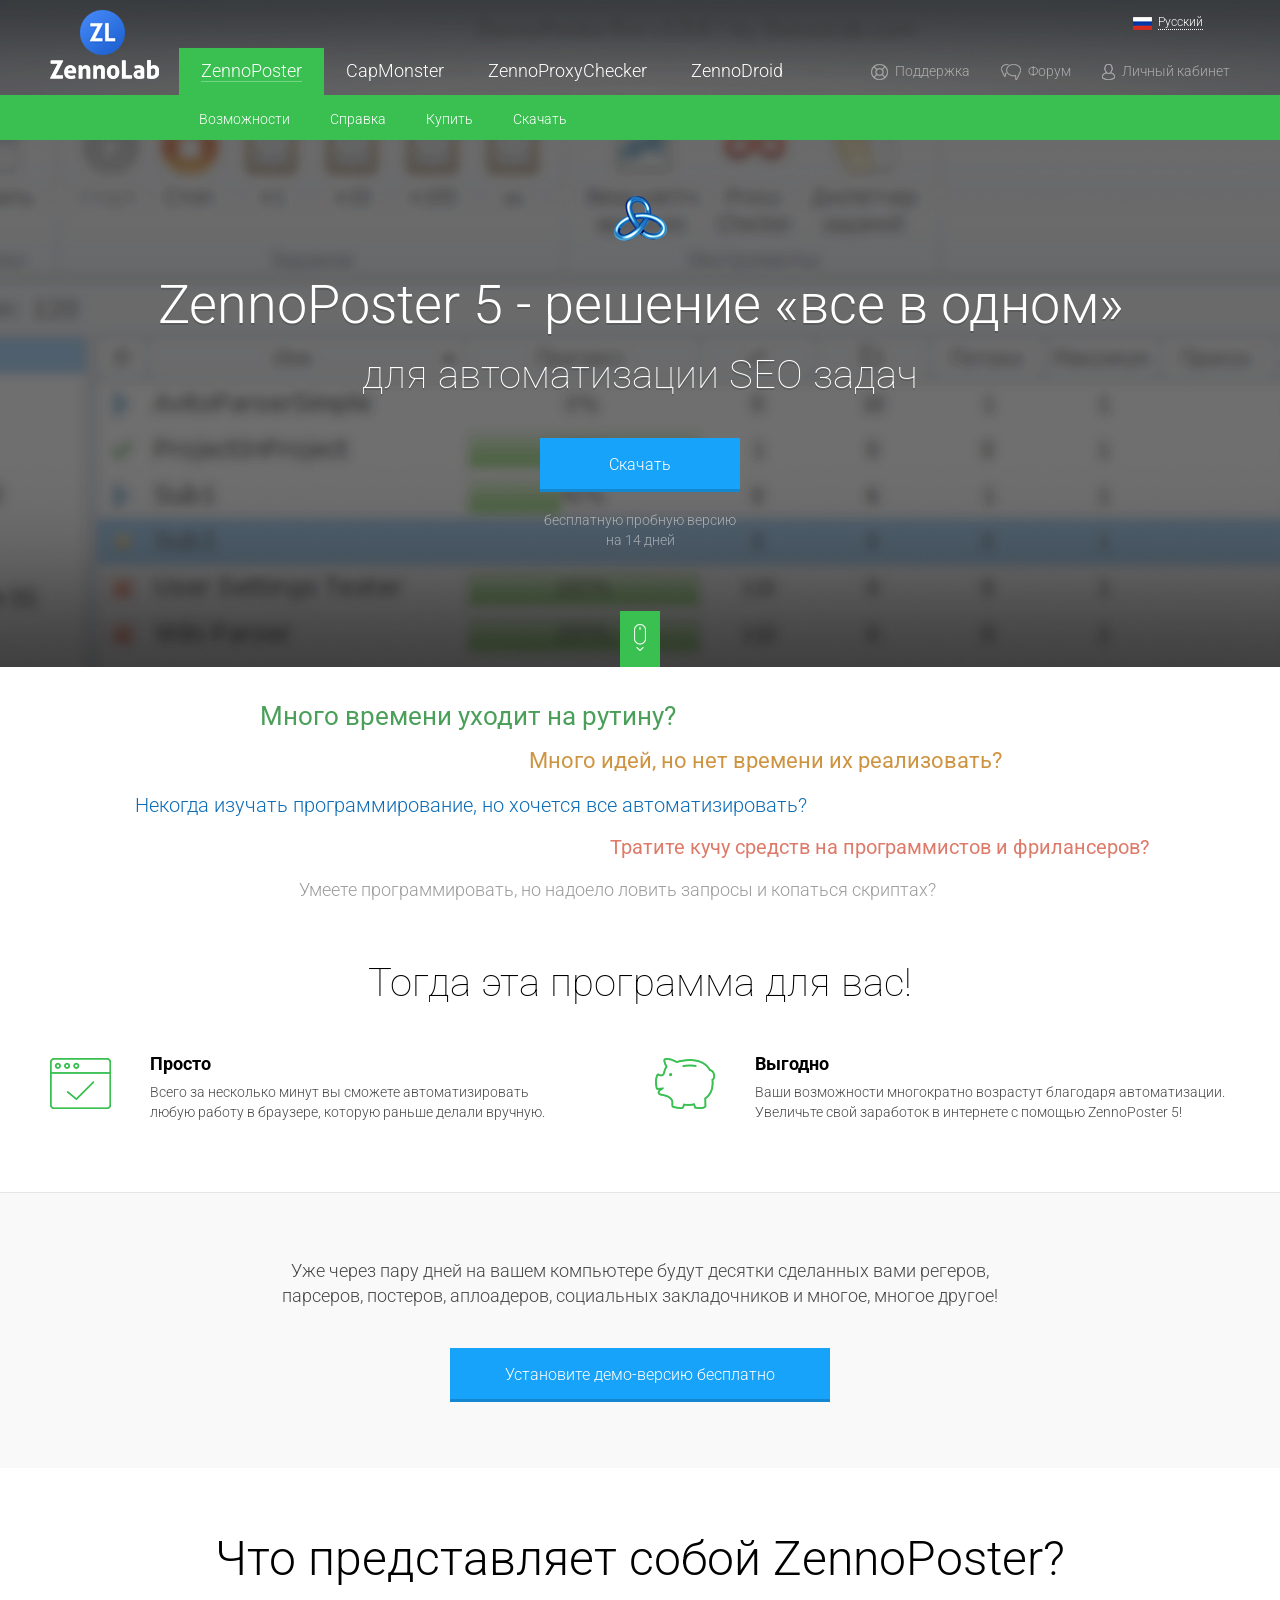
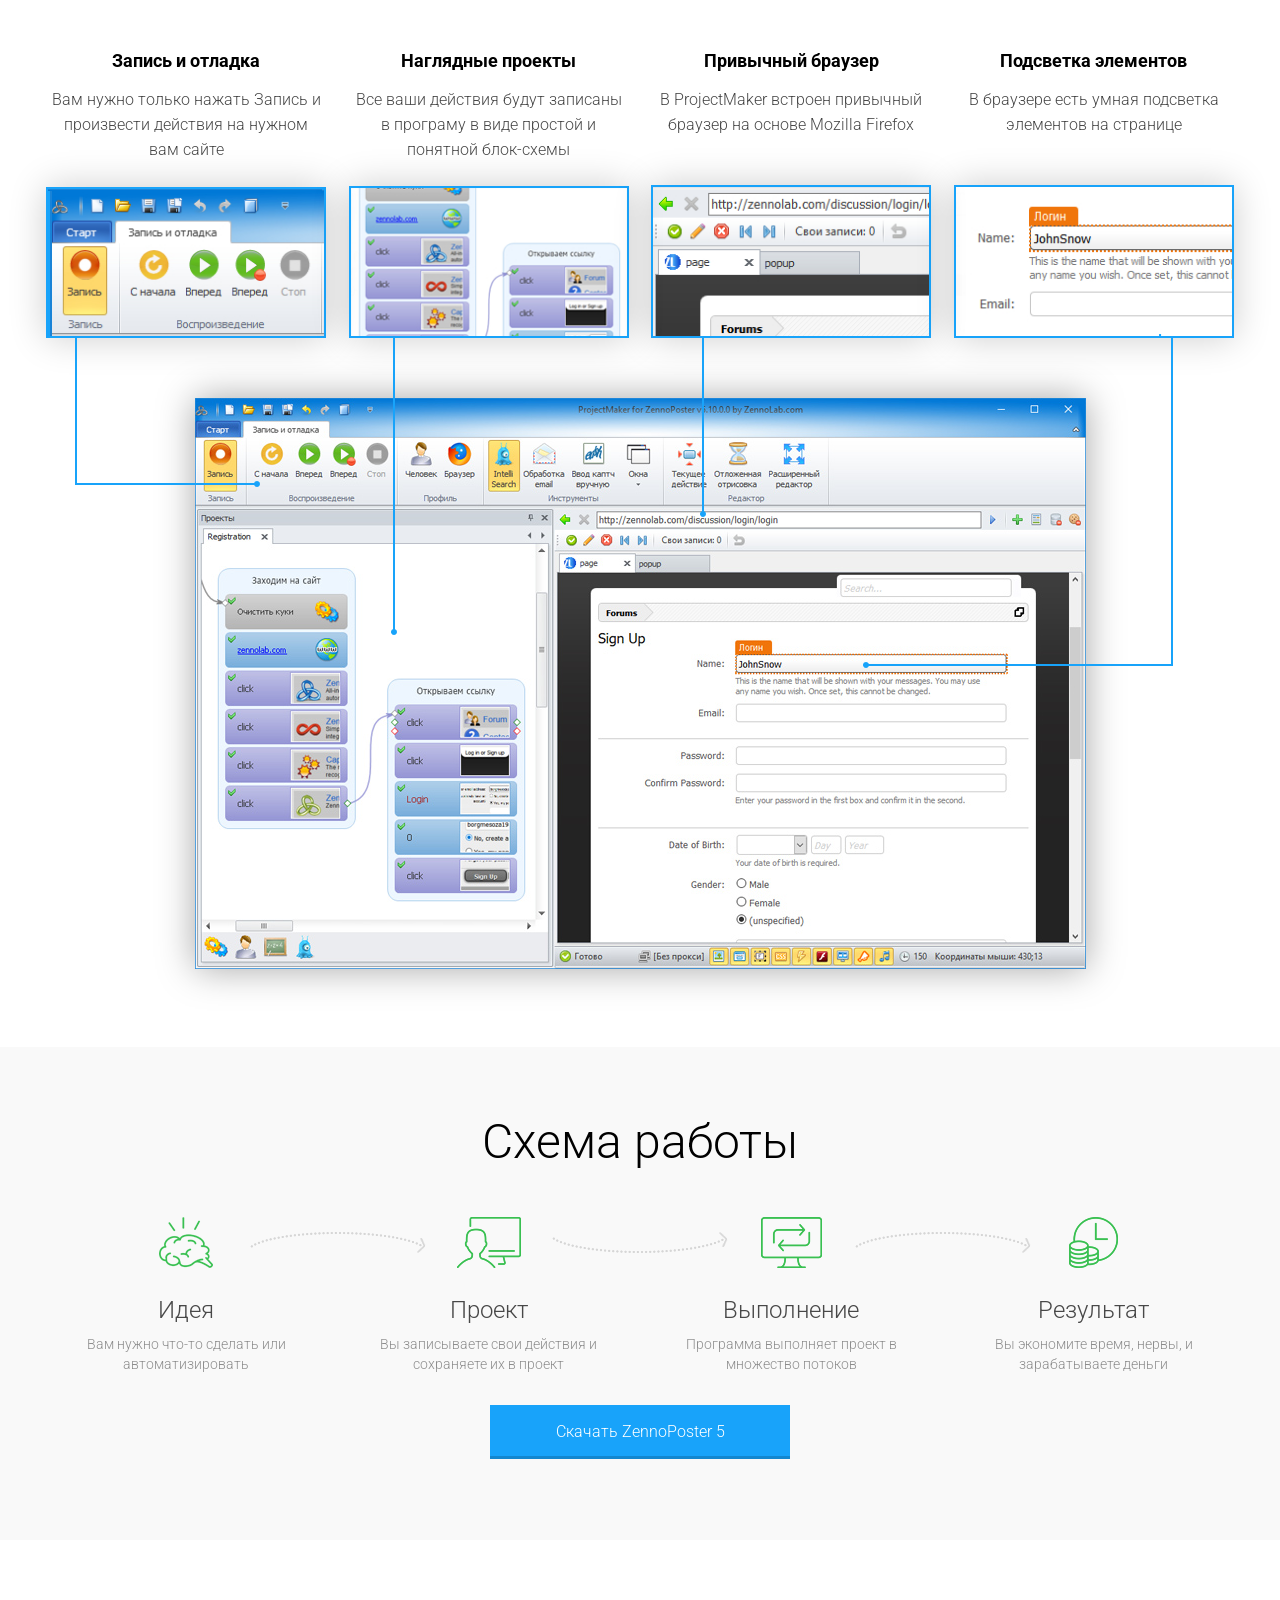
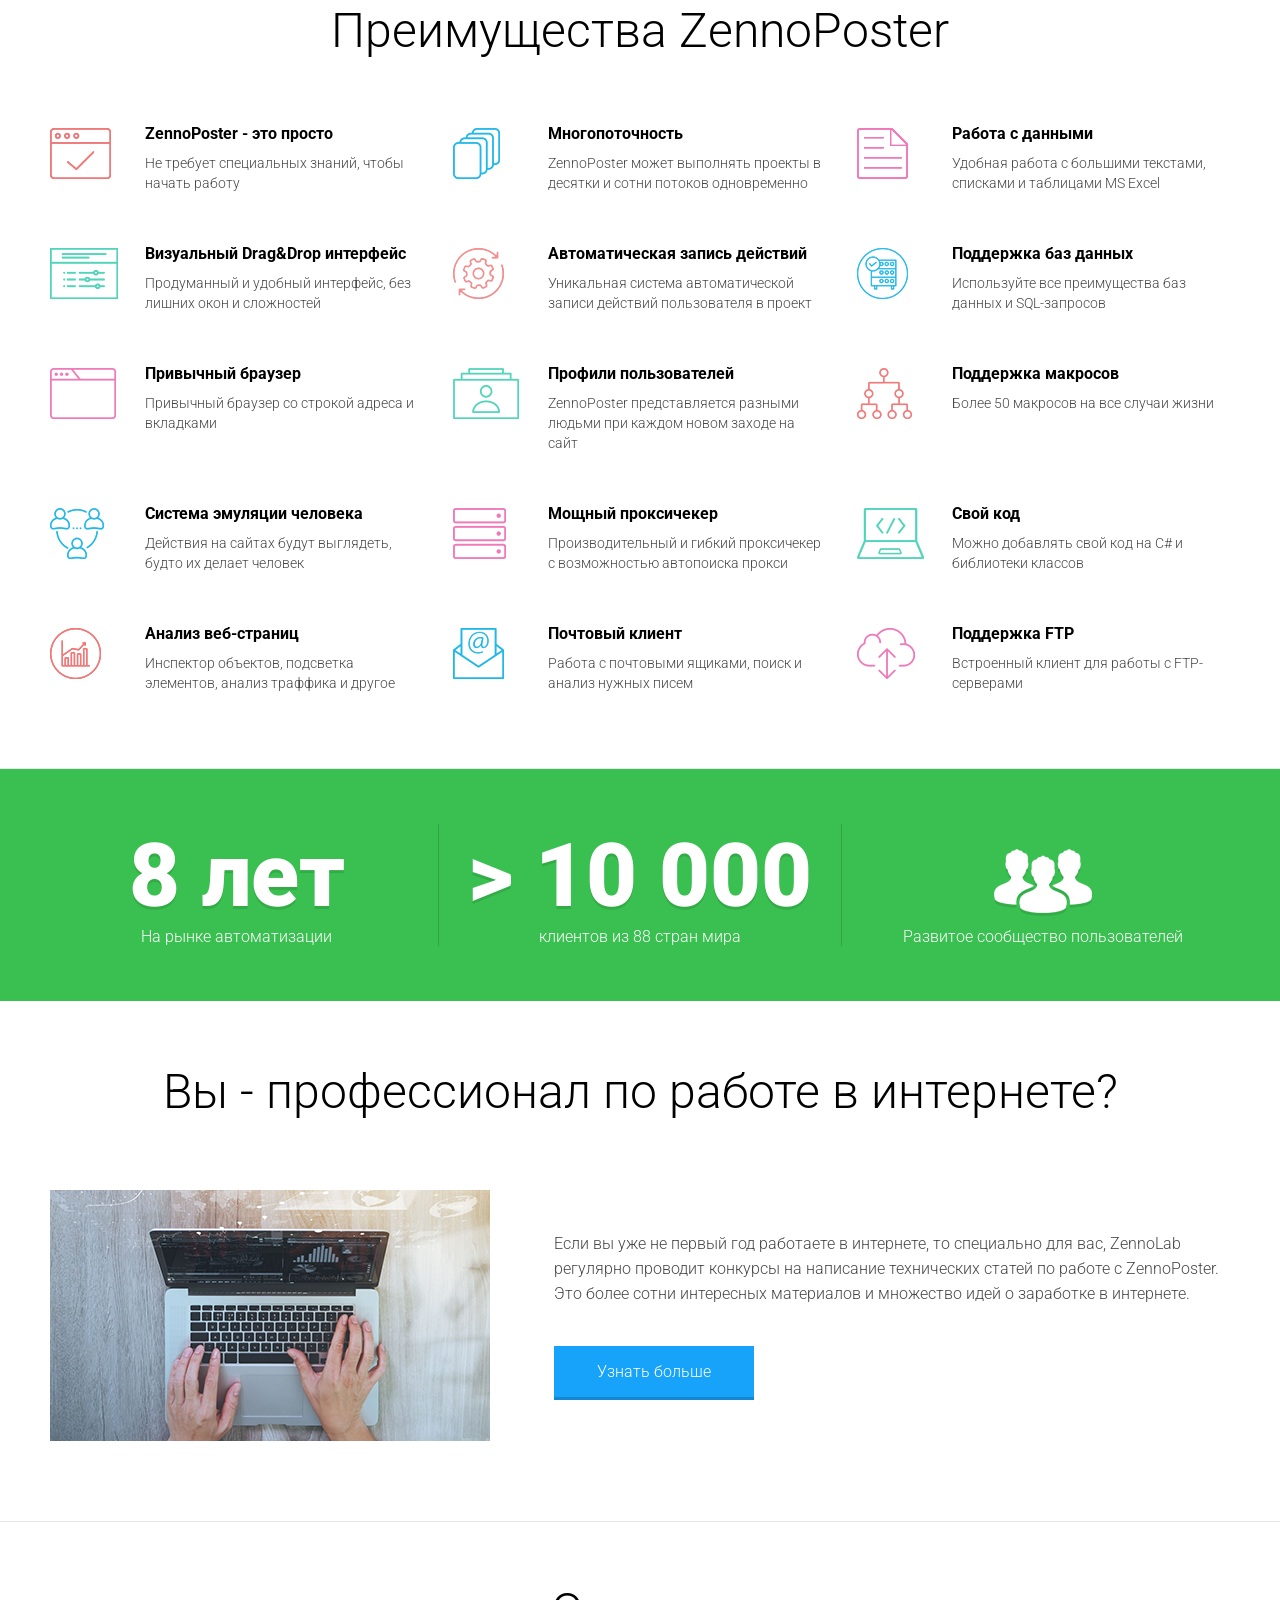
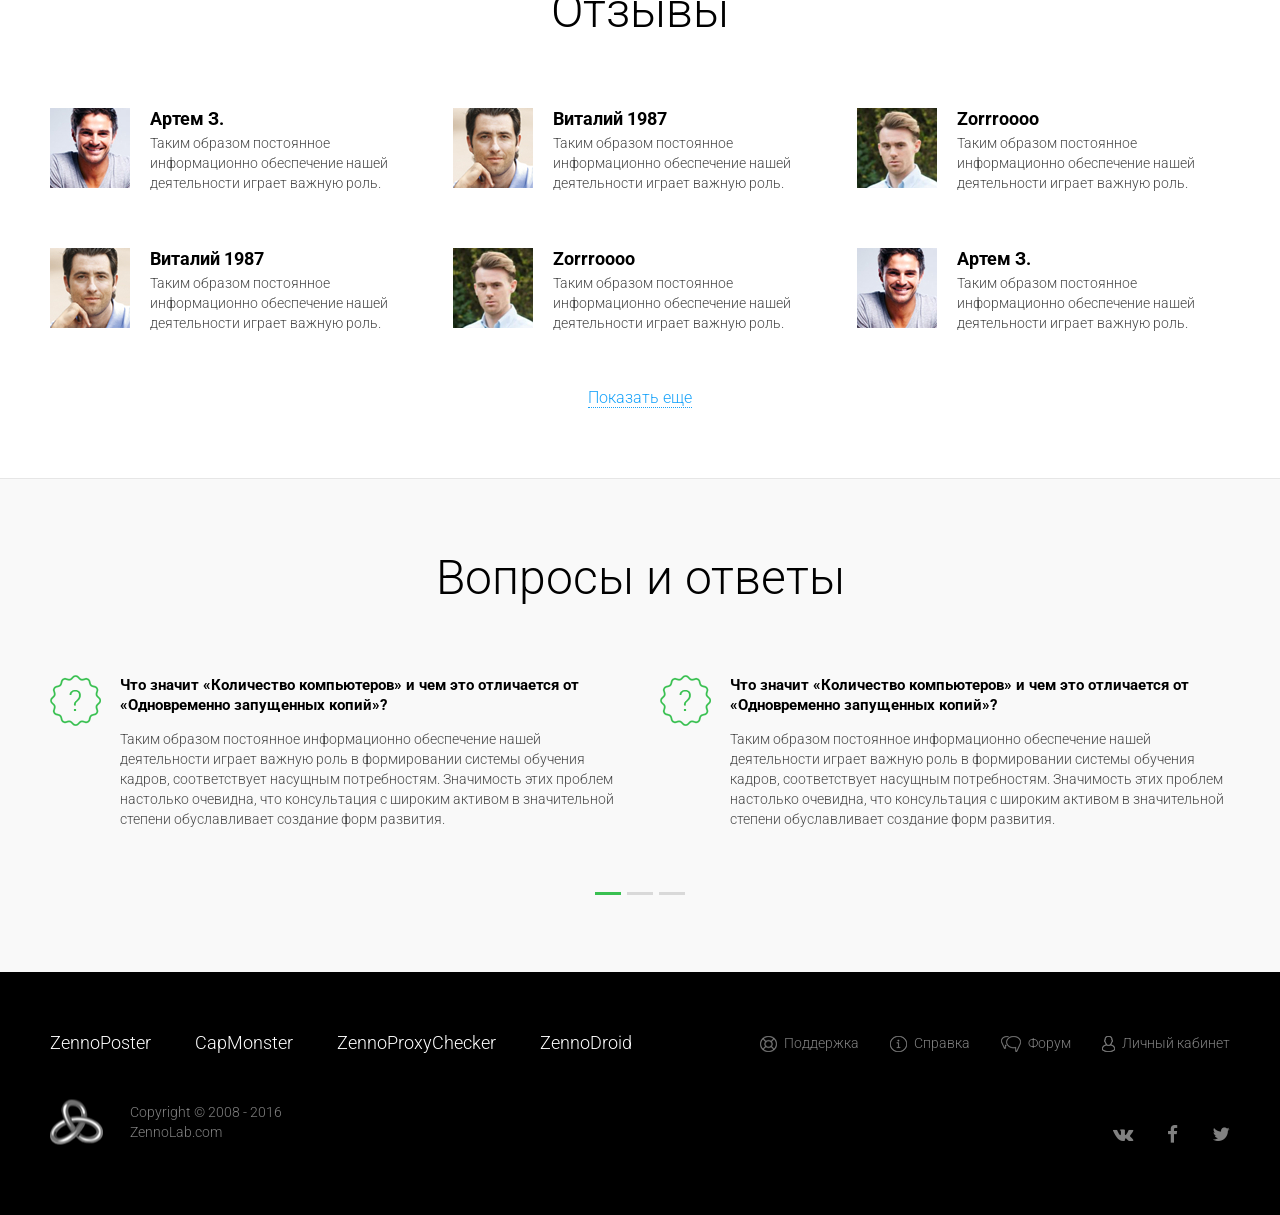
<file: app/zennoposter.html>
<!DOCTYPE html>
<html lang="en">
<head>
	<meta charset="UTF-8">
	<meta http-equiv="X-UA-Compatible" content="IE=edge">
	<meta name="viewport" content="width=device-width, initial-scale=1.0">
	<title>project</title>
	<link rel="shortcut icon" href="favicon.ico" type="image/x-icon">
	<link rel="icon" href="favicon.ico" type="image/x-icon">
	<link rel="stylesheet" href="css/style.css">
	<link href="https://fonts.googleapis.com/css?family=Roboto:100,300,400,500,700,900&amp;subset=cyrillic" rel="stylesheet">
	<link rel="stylesheet" href="css/bootstrap.css">
	<link rel="stylesheet" href="fancybox/jquery.fancybox.css">
	<link rel="stylesheet" href="css/owl.carousel.css">
	<link rel="stylesheet" href="https://maxcdn.bootstrapcdn.com/font-awesome/4.6.2/css/font-awesome.min.css">
	<!--[if lt IE 9]>
	<script src="https://oss.maxcdn.com/html5shiv/3.7.2/html5shiv.min.js">
	</script><script src="https://oss.maxcdn.com/respond/1.4.2/respond.min.js"></script>
	<![endif]-->
</head>
<body>

	<header class="header-img zenno-poster dropp">
		<div class="container">
			<a href="#" class="logo"><img src="img/logo.png" alt="" width="109" height="69"></a>
			<div class="relative">
				<ul class="lang">
					<li class="active"><a href="#"><i class="ico russian"></i>Русский</a></li>
					<li><a href="#">English</a></li>
				</ul>
				<div class="wrapp-menu">
					<div class="toggle-button visible-sm visible-xs">Продукты</div>
					<ul class="main-nav">
						<li><a class="current" href="#">ZennoPoster</a>
							<ul class="hide-menu">
								<li><a href="#">Возможности</a></li>
								<li><a href="#">Справка</a></li>
								<li><a href="#">Купить</a></li>
								<li><a href="#">Скачать</a></li>
							</ul>
						</li>
						<li><a href="#">CapMonster</a></li>
						<li><a href="#">ZennoProxyChecker</a></li>
						<li><a href="#">ZennoDroid</a></li>
					</ul>
					<ul class="service-link">
						<li><a href="#"><i class="ico ico-support"></i><span>Поддержка</span></a></li>
						<li><a href="#"><i class="ico ico-comment"></i><span>Форум</span></a></li>
						<li><a href="#"><i class="ico ico-user"></i><span>Личный кабинет</span></a></li>
					</ul>
				</div>
			</div>
			<div class="center prod-icon">
				<i class="ico ico-m1"></i>
				<h2>
					ZennoPoster 5 - решение «все в одном»
					<span>для автоматизации SEO задач</span>
				</h2>
				<a href="#" class="button"><span>Скачать</span></a>
				<div class="note">бесплатную пробную версию <br>на 14 дней</div>
			</div>
			<div class="mouse"><i class="ico ico-mouse"></i></div>
		</div>
	</header>

	<section class="section-text">
		<div class="container">
			<div class="stl-1">Много времени уходит на рутину?</div>
			<div class="stl-2">Много идей, но нет времени их реализовать? </div>
			<div class="stl-3">Некогда изучать программирование, но хочется все автоматизировать? </div>
			<div class="stl-4">Тратите кучу средств на программистов и фрилансеров? </div>
			<div class="stl-5">Умеете программировать, но надоело ловить запросы и копаться скриптах?</div>
		</div>
	</section>

	<section class="section-program-f">
		<div class="container">
			<div class="title">Тогда эта программа для вас!</div>
			<div class="row">
				<div class="col-md-6 col-sm-12 col-xs-12">
					<div class="box">
						<i class="ico ico-simple"></i>
						<div class="bold">Просто</div>
						<p>
							Всего за несколько минут вы сможете автоматизировать <br>
							любую работу в браузере, которую раньше делали вручную.
						</p>
					</div>
				</div>
				<div class="col-md-6 col-sm-12 col-xs-12">
					<div class="box">
						<i class="ico ico-benefit"></i>
						<div class="bold">Выгодно</div>
						<p>
							Ваши возможности многократно возрастут благодаря автоматизации. Увеличьте свой заработок в интернете с помощью ZennoPoster 5!
						</p>
					</div>
				</div>
			</div>
		</div>
	</section>

	<section class="section-install">
		<div class="container">
			<div class="row">
				<div class="col-md-8 col-sm-12 col-xs-12 col-md-offset-2">
					<div class="title-2">
						Уже через пару дней на вашем компьютере будут десятки сделанных вами регеров, парсеров,
						постеров, аплоадеров, социальных закладочников и многое, многое другое!
					</div>
					<a href="#" class="button"><span>Установите демо-версию бесплатно</span></a>
				</div>
			</div>
		</div>
	</section>

	<section class="section-about-product">
		<div class="container">
			<h1>Что представляет собой ZennoPoster?</h1>
			<div class="row a-product zennoP">
				<div class="col-md-3 col-sm-6 col-xs-12">
					<div class="bold">Запись и отладка</div>
					<p>
						Вам нужно только нажать Запись 
						и произвести действия на нужном вам сайте
					</p>
					<img src="img/zennoP-1.jpg" alt="" width="280" height="149">
				</div>
				<div class="col-md-3 col-sm-6 col-xs-12">
					<div class="bold">Наглядные проекты</div>
					<p>
						Все ваши действия будут 
						записаны в програму в виде 
						простой и понятной блок-схемы
					</p>
					<img src="img/zennoP-2.jpg" alt="" width="280" height="150">
				</div>
				<div class="col-md-3 col-sm-6 col-xs-12">
					<div class="bold">Привычный браузер</div>
					<p>
						В ProjectMaker встроен 
						привычный браузер на основе Mozilla Firefox
					</p>
					<img src="img/zennoP-3.jpg" alt="" width="280" height="151">
				</div>
				<div class="col-md-3 col-sm-6 col-xs-12">
					<div class="bold">Подсветка элементов</div>
					<p>
						В браузере есть умная 
						подсветка элементов 
						на странице
					</p>
					<img src="img/zennoP-4.jpg" alt="" width="280" height="151">
				</div>
			</div>
			<div class="center big-img big-img-zenno">
				<img src="img/zennoP-big.jpg" alt="" width="891" height="571">
			</div>
		</div>
	</section>

	<section class="section-work">
		<div class="container">
			<h1>Схема работы</h1>
			<div class="row scheme">
				<div class="col-md-3 col-sm-12 col-xs-12">
					<i class="ico ico-idea"></i>
					<div class="size-nrm">Идея</div>
					<p>
						Вам нужно что-то сделать 
						или автоматизировать
					</p>
				</div>
				<div class="col-md-3 col-sm-12 col-xs-12">
					<i class="ico ico-project"></i>
					<div class="size-nrm">Проект</div>
					<p>
						Вы записываете свои действия
						и сохраняете их в проект
					</p>
				</div>
				<div class="col-md-3 col-sm-12 col-xs-12">
					<i class="ico ico-working"></i>
					<div class="size-nrm">Выполнение</div>
					<p>
						Программа выполняет проект
						в множество потоков
					</p>
				</div>
				<div class="col-md-3 col-sm-12 col-xs-12">
					<i class="ico ico-result"></i>
					<div class="size-nrm">Результат</div>
					<p>
						Вы экономите время, нервы,
						и зарабатываете деньги
					</p>
				</div>
			</div>
			<a href="" class="button"><span>Скачать ZennoPoster 5</span></a>
		</div>
	</section>

	<section class="section-advantages">
		<div class="container">
			<h1>Преимущества ZennoPoster</h1>
			<div class="row">
				<div class="col-md-4 col-sm-6 col-xs-12">
					<div class="box-2">
						<i class="ico ico-zp-1"></i>
						<div class="bold">ZennoPoster - это просто</div>
						<p>
							Не требует специальных знаний, чтобы начать работу
						</p>
					</div>
				</div>
				<div class="col-md-4 col-sm-6 col-xs-12">
					<div class="box-2">
						<i class="ico ico-zp-2"></i>
						<div class="bold">Многопоточность</div>
						<p>
							ZennoPoster может выполнять проекты в десятки и сотни потоков одновременно
						</p>
					</div>
				</div>
				<div class="col-md-4 col-sm-6 col-xs-12">
					<div class="box-2">
						<i class="ico ico-zp-3"></i>
						<div class="bold">Работа с данными</div>
						<p>
							Удобная работа с большими текстами, списками и таблицами MS Excel
						</p>
					</div>
				</div>
				<div class="col-md-4 col-sm-6 col-xs-12">
					<div class="box-2">
						<i class="ico ico-zp-4"></i>
						<div class="bold">Визуальный Drag&Drop интерфейс</div>
						<p>
							Продуманный и удобный интерфейс, 
							без лишних окон и сложностей
						</p>
					</div>
				</div>
				<div class="col-md-4 col-sm-6 col-xs-12">
					<div class="box-2">
						<i class="ico ico-zp-5"></i>
						<div class="bold">Автоматическая запись действий</div>
						<p>
							Уникальная система автоматической 
							записи действий пользователя в проект
						</p>
					</div>
				</div>
				<div class="col-md-4 col-sm-6 col-xs-12">
					<div class="box-2">
						<i class="ico ico-zp-6"></i>
						<div class="bold">Поддержка баз данных</div>
						<p>
							Используйте все преимущества баз 
							данных и SQL-запросов
						</p>
					</div>
				</div>
				<div class="col-md-4 col-sm-6 col-xs-12">
					<div class="box-2">
						<i class="ico ico-zp-7"></i>
						<div class="bold">Привычный браузер</div>
						<p>
							Привычный браузер со строкой 
							адреса и вкладками
						</p>
					</div>
				</div>
				<div class="col-md-4 col-sm-6 col-xs-12">
					<div class="box-2">
						<i class="ico ico-zp-8"></i>
						<div class="bold">Профили пользователей</div>
						<p>
							ZennoPoster представляется разными людьми при каждом новом заходе на сайт
						</p>
					</div>
				</div>
				<div class="col-md-4 col-sm-6 col-xs-12">
					<div class="box-2">
						<i class="ico ico-zp-9"></i>
						<div class="bold">Поддержка макросов</div>
						<p>
							Более 50 макросов на все случаи 
							жизни
						</p>
					</div>
				</div>
				<div class="col-md-4 col-sm-6 col-xs-12">
					<div class="box-2">
						<i class="ico ico-zp-10"></i>
						<div class="bold">Система эмуляции человека</div>
						<p>
							Действия на сайтах будут выглядеть, 
							будто их делает человек
						</p>
					</div>
				</div>
				<div class="col-md-4 col-sm-6 col-xs-12">
					<div class="box-2">
						<i class="ico ico-zp-11"></i>
						<div class="bold">Мощный проксичекер</div>
						<p>
							Производительный и гибкий проксичекер
							с возможностью автопоиска прокси
						</p>
					</div>
				</div>
				<div class="col-md-4 col-sm-6 col-xs-12">
					<div class="box-2">
						<i class="ico ico-zp-12"></i>
						<div class="bold">Свой код</div>
						<p>
							Можно добавлять свой код на С# и библиотеки классов
						</p>
					</div>
				</div>
				<div class="col-md-4 col-sm-6 col-xs-12">
					<div class="box-2">
						<i class="ico ico-zp-13"></i>
						<div class="bold">Анализ веб-страниц</div>
						<p>
							Инспектор объектов, подсветка 
							элементов, анализ траффика и другое
						</p>
					</div>
				</div>
				<div class="col-md-4 col-sm-6 col-xs-12">
					<div class="box-2">
						<i class="ico ico-zp-14"></i>
						<div class="bold">Почтовый клиент</div>
						<p>
							Работа с почтовыми ящиками, поиск и анализ нужных писем
						</p>
					</div>
				</div>
				<div class="col-md-4 col-sm-6 col-xs-12">
					<div class="box-2">
						<i class="ico ico-zp-15"></i>
						<div class="bold">Поддержка FTP</div>
						<p>
							Встроенный клиент для работы с FTP-серверами
						</p>
					</div>
				</div>
			</div>
		</div>
	</section>



	<section class="section-green-line">
		<div class="container">
			<div class="row line">
				<div class="col-md-4 col-sm-4 col-xs-12">
					<div class="b-size">8 лет</div>
					<div class="s-size">На рынке автоматизации</div>
				</div>
				<div class="col-md-4 col-sm-4 col-xs-12">
					<div class="b-size">> 10 000</div>
					<div class="s-size">клиентов из 88 стран мира</div>
				</div>
				<div class="col-md-4 col-sm-4 col-xs-12">
					<div class="b-size"><img src="img/users.png" alt="" width="98" height="67"></div>
					<div class="s-size">Развитое сообщество пользователей</div>
				</div>
			</div>
		</div>
	</section>

	<section class="section-prof">
		<div class="container">
			<h1>Вы - профессионал по работе в интернете?</h1>
			<div class="row professional">
				<div class="col-md-5 col-sm-5 col-xs-12">
					<img src="img/notebook.jpg" alt="" width="440" height="251">
				</div>
				<div class="col-md-7 col-sm-7 col-xs-12">
					<div class="centerY">
						<p>
							Если вы уже не первый год работаете в интернете, то специально для вас, ZennoLab регулярно проводит конкурсы на написание технических статей по работе с ZennoPoster. Это более сотни интересных материалов и множество идей о заработке в интернете.
						</p>
						<a href="" class="button"><span>Узнать больше</span></a>
					</div>
				</div>
			</div>
		</div>
	</section>

	<section class="section-comment">
		<div class="container">
			<h1>Отзывы</h1>
			<div class="row comment-wrapp">
				<div class="col-md-4 col-sm-6 col-xs-12">
					<img src="img/comment-zp-1.jpg" alt="" width="80" height="80">
					<div class="text-b">
						<div class="bold">Артем З.</div>
						<p>
							Таким образом постоянное информационно обеспечение нашей деятельности играет важную роль.
						</p>
					</div>
				</div>
				<div class="col-md-4 col-sm-6 col-xs-12">
					<img src="img/comment-zp-2.jpg" alt="" width="80" height="80">
					<div class="text-b">
						<div class="bold">Виталий 1987</div>
						<p>
							Таким образом постоянное информационно обеспечение нашей деятельности играет важную роль.
						</p>
					</div>
				</div>
				<div class="col-md-4 col-sm-6 col-xs-12">
					<img src="img/comment-zp-3.jpg" alt="" width="80" height="80">
					<div class="text-b">
						<div class="bold">Zorrroooo</div>
						<p>
							Таким образом постоянное информационно обеспечение нашей деятельности играет важную роль.
						</p>
					</div>
				</div>
				<div class="col-md-4 col-sm-6 col-xs-12">
					<img src="img/comment-zp-4.jpg" alt="" width="80" height="80">
					<div class="text-b">
						<div class="bold">Виталий 1987</div>
						<p>
							Таким образом постоянное информационно обеспечение нашей деятельности играет важную роль.
						</p>
					</div>
				</div>
				<div class="col-md-4 col-sm-6 col-xs-12">
					<img src="img/comment-zp-5.jpg" alt="" width="80" height="80">
					<div class="text-b">
						<div class="bold">Zorrroooo</div>
						<p>Таким образом постоянное информационно обеспечение нашей деятельности играет важную роль.</p>
					</div>
				</div>
				<div class="col-md-4 col-sm-6 col-xs-12">
					<img src="img/comment-zp-6.jpg" alt="" width="80" height="80">
					<div class="text-b">
						<div class="bold">Артем З.</div>
						<p>Таким образом постоянное информационно обеспечение нашей деятельности играет важную роль.</p>
					</div>
				</div>
			</div>
			<div class="center">
				<a href="#" class="more">Показать еще</a>
			</div>
		</div>
	</section>


	<section class="section-faq">
	  <div class="container">
	      <h1>Вопросы и ответы</h1>
	      <div class="owl-slider">
	      	<div class="item">
	      		<i class="ico ico-faq-2"></i>
	      		<div class="t-block">
	      			<div class="bold">Что значит «Количество компьютеров» и чем это отличается от «Одновременно запущенных копий»?</div>
	      			<p>
	      				Таким образом постоянное информационно обеспечение нашей деятельности играет важную роль в формировании системы обучения кадров, соответствует насущным потребностям. Значимость этих проблем настолько очевидна, что консультация с широким активом в значительной степени обуславливает создание форм развития. 
	      			</p>
	      		</div>
	      	</div>
	      	<div class="item">
	      		<i class="ico ico-faq-2"></i>
	      		<div class="t-block">
	      			<div class="bold">Что значит «Количество компьютеров» и чем это отличается от «Одновременно запущенных копий»?</div>
	      			<p>
	      				Таким образом постоянное информационно обеспечение нашей деятельности играет важную роль в формировании системы обучения кадров, соответствует насущным потребностям. Значимость этих проблем настолько очевидна, что консультация с широким активом в значительной степени обуславливает создание форм развития. 
	      			</p>
	      		</div>
	      	</div>
	      	<div class="item">
	      		<i class="ico ico-faq-2"></i>
	      		<div class="t-block">
	      			<div class="bold">Что значит «Количество компьютеров» и чем это отличается от «Одновременно запущенных копий»?</div>
	      			<p>
	      				Таким образом постоянное информационно обеспечение нашей деятельности играет важную роль в формировании системы обучения кадров, соответствует насущным потребностям. Значимость этих проблем настолько очевидна, что консультация с широким активом в значительной степени обуславливает создание форм развития. 
	      			</p>
	      		</div>
	      	</div>
	      </div>
	  </div>
	</section>



	<footer>
		<div class="container">
			<div class="wrapp-menu">
				<ul class="main-nav">
					<li><a href="#">ZennoPoster</a></li>
					<li><a href="#">CapMonster</a></li>
					<li><a href="#">ZennoProxyChecker</a></li>
					<li><a href="#">ZennoDroid</a></li>
				</ul>
				<ul class="service-link">
					<li><a href="#"><i class="ico ico-support"></i><span>Поддержка</span></a></li>
					<li><a href="#"><i class="ico ico-faq"></i><span>Справка</span></a></li>
					<li><a href="#"><i class="ico ico-comment"></i><span>Форум</span></a></li>
					<li><a href="#"><i class="ico ico-user"></i><span>Личный кабинет</span></a></li>
				</ul>
			</div>  
			<div class="row row-footer">
				<div class="col-md-6 col-sm-12 col-xs-12 pull-right">
					<ul class="social">
						<li><a href=""><i class="fa fa-vk" aria-hidden="true"></i></a></li>
						<li><a href=""><i class="fa fa-facebook" aria-hidden="true"></i></a></li>
						<li><a href=""><i class="fa fa-twitter" aria-hidden="true"></i></a></li>
					</ul>
				</div>
				<div class="col-md-6 col-sm-12 col-xs-12">
					<div class="logo-footer">
						<img src="img/footer.png" alt="" width="53" height="45">
						<span>Copyright © 2008 - 2016 <br>ZennoLab.com</span>
					</div>
				</div>
			</div>
		</div>
	</footer>


	<script src="https://ajax.googleapis.com/ajax/libs/jquery/2.1.4/jquery.min.js"></script>
	<script src="js/owl.carousel.min.js"></script>
	<script src="fancybox/jquery.fancybox.pack.js"></script>
	<script src="js/jquery.matchHeight.js"></script>
	<script src="js/main.js"></script>

<!-- <script src="http://api-maps.yandex.ru/2.0-stable/?load=package.standard&lang=ru-RU" type="text/javascript"></script>
	<script src="js/yandex.js"></script>    YANDEX MAP-->

<!-- <script type="text/javascript" src="http://maps.google.com/maps/api/js?libraries=places&sensor=true"></script>
	<script src="js/map_google.js"></script> GOOGLE MAP-->
</body>
</html>
</file>
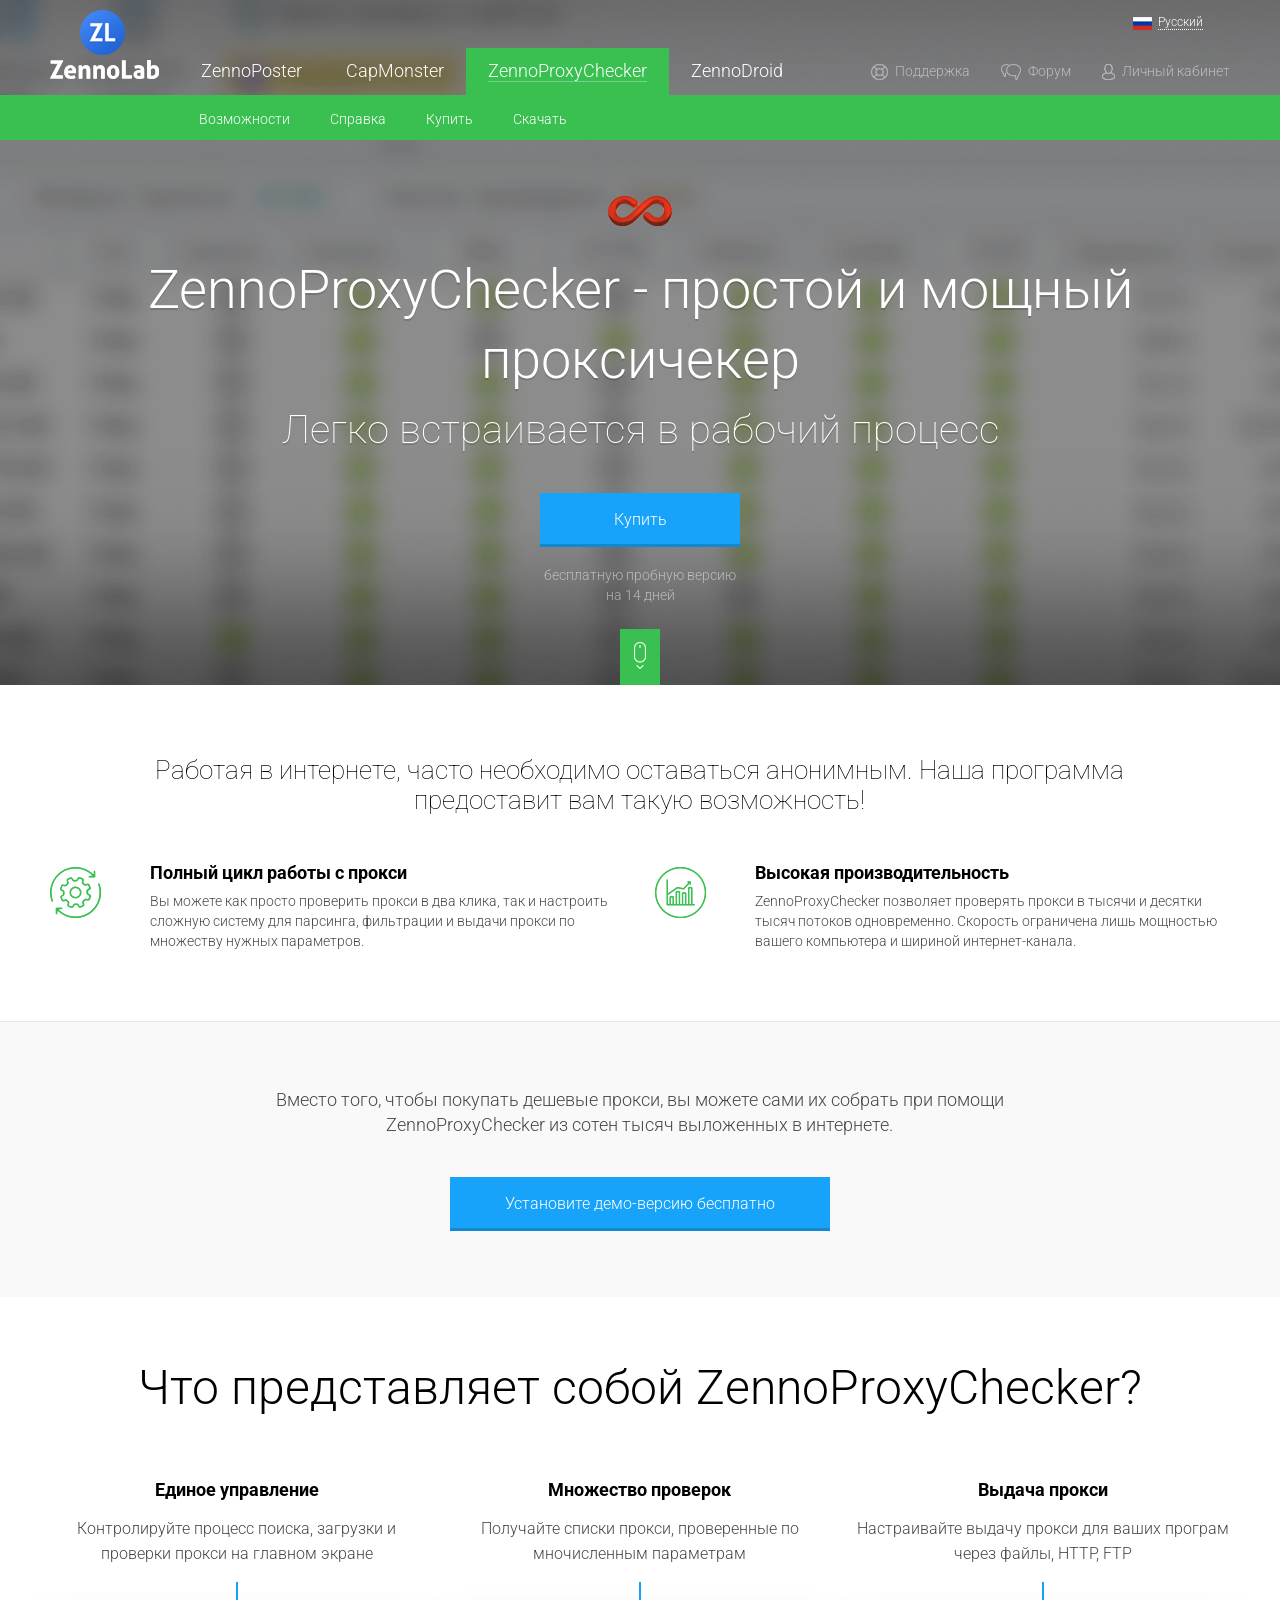
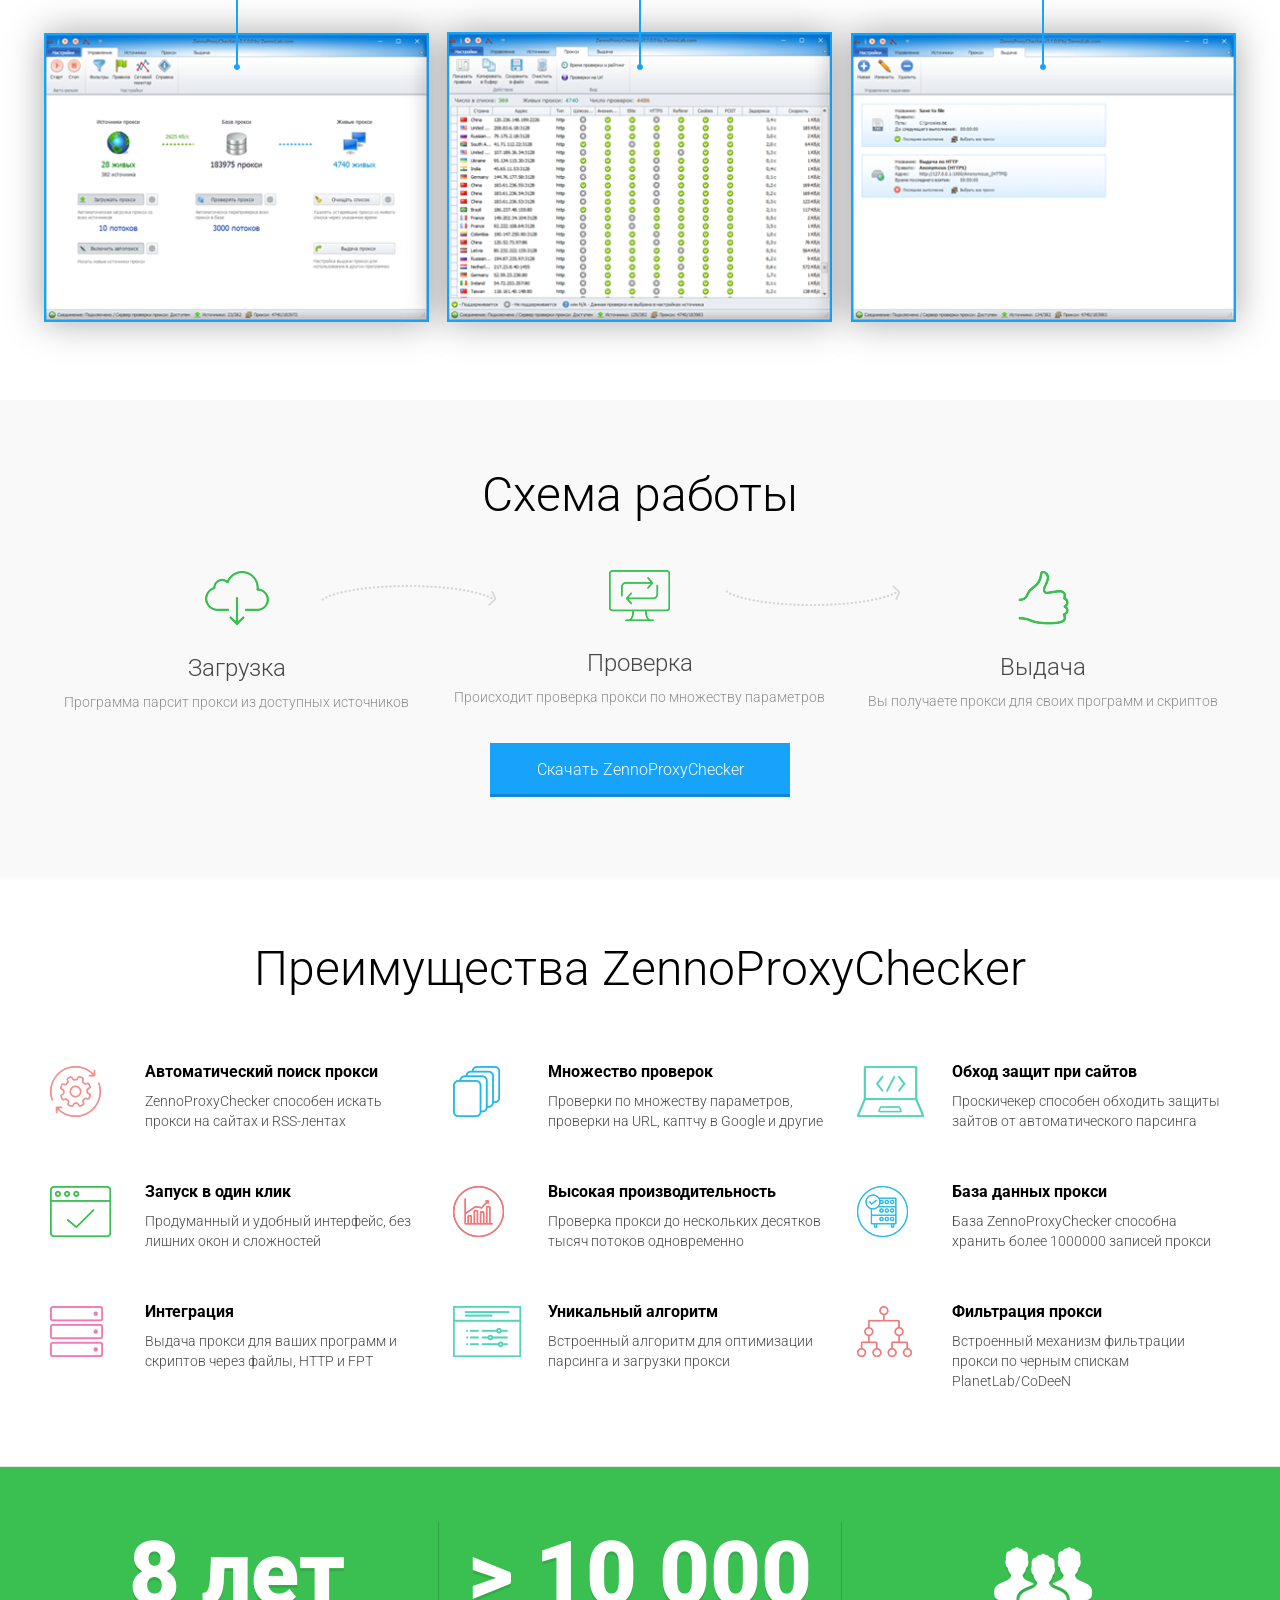
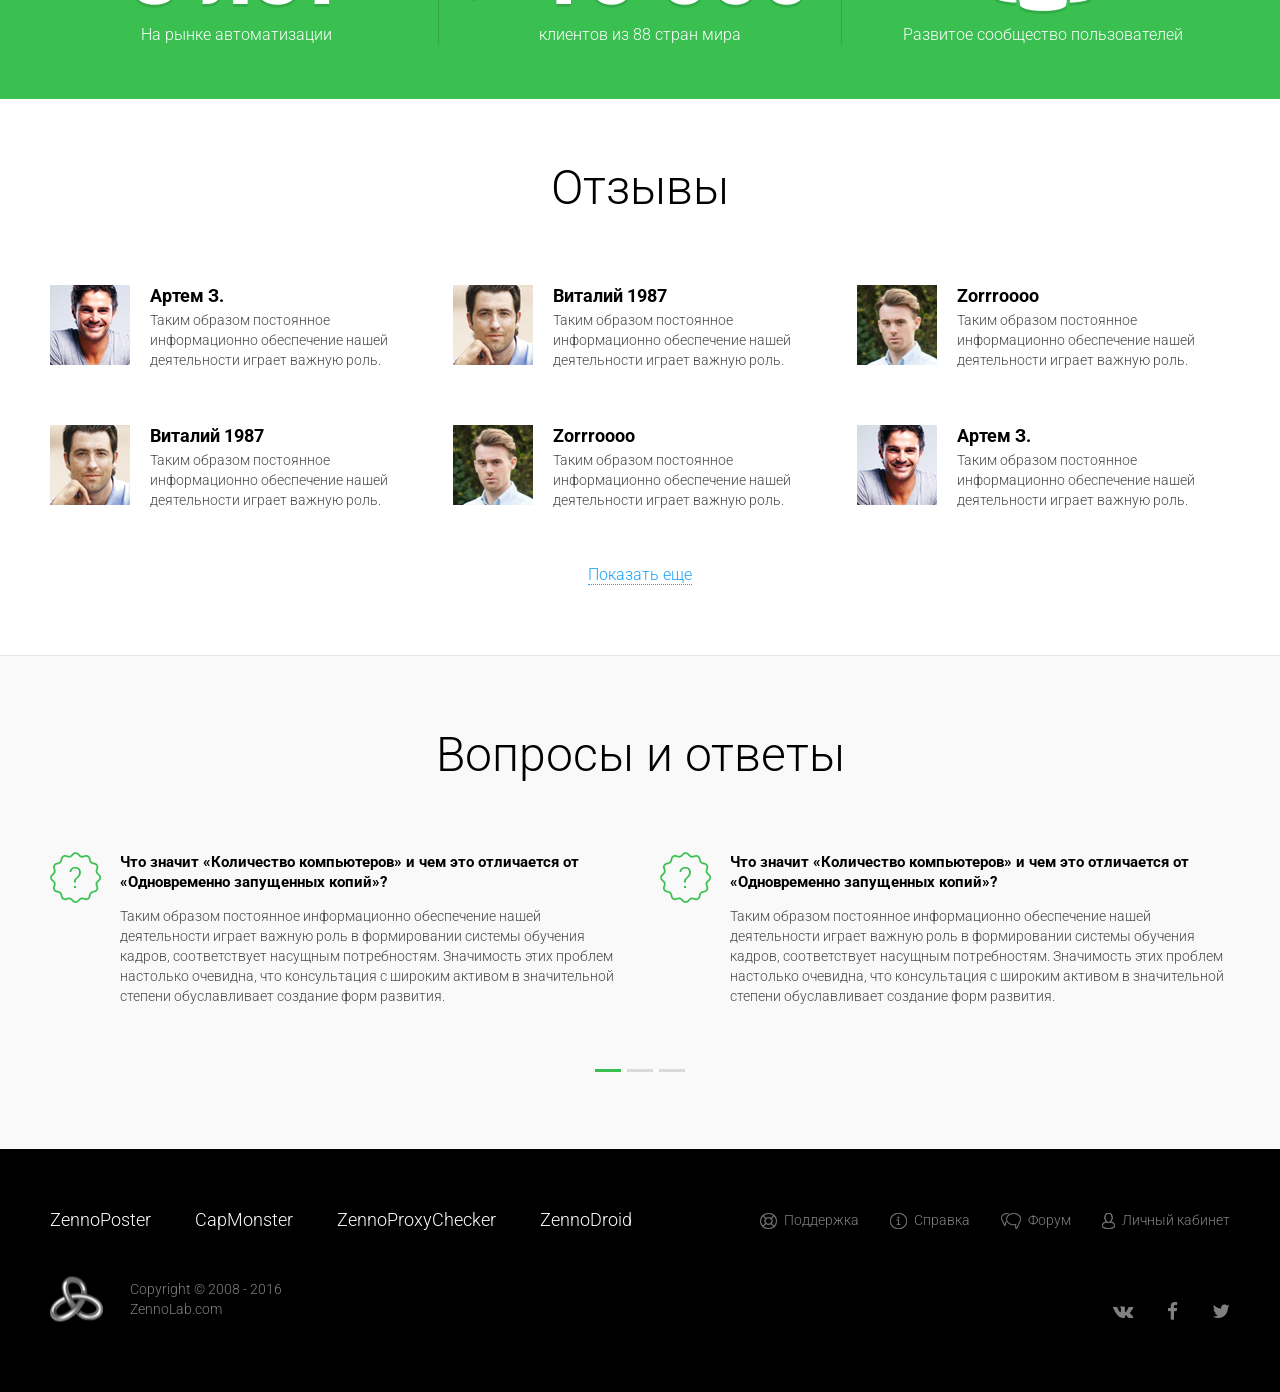
<file: app/zennoproxy.html>
<!DOCTYPE html>
<html lang="en">
<head>
	<meta charset="UTF-8">
	<meta http-equiv="X-UA-Compatible" content="IE=edge">
	<meta name="viewport" content="width=device-width, initial-scale=1.0">
	<title>project</title>
	<link rel="shortcut icon" href="favicon.ico" type="image/x-icon">
	<link rel="icon" href="favicon.ico" type="image/x-icon">
	<link rel="stylesheet" href="css/style.css">
	<link href="https://fonts.googleapis.com/css?family=Roboto:100,300,400,500,700,900&amp;subset=cyrillic" rel="stylesheet">
	<link rel="stylesheet" href="css/bootstrap.css">
	<link rel="stylesheet" href="fancybox/jquery.fancybox.css">
	<link rel="stylesheet" href="css/owl.carousel.css">
	<link rel="stylesheet" href="https://maxcdn.bootstrapcdn.com/font-awesome/4.6.2/css/font-awesome.min.css">
	<!--[if lt IE 9]>
	<script src="https://oss.maxcdn.com/html5shiv/3.7.2/html5shiv.min.js">
	</script><script src="https://oss.maxcdn.com/respond/1.4.2/respond.min.js"></script>
	<![endif]-->
</head>
<body>

	<header class="header-img zennoproxy dropp">
		<div class="container">
			<a href="#" class="logo"><img src="img/logo.png" alt="" width="109" height="69"></a>
			<div class="relative">
				<ul class="lang">
					<li class="active"><a href="#"><i class="ico russian"></i>Русский</a></li>
					<li><a href="#">English</a></li>
				</ul>
				<div class="wrapp-menu">
					<div class="toggle-button visible-sm visible-xs">Продукты</div>
					<ul class="main-nav">
						<li><a href="#">ZennoPoster</a></li>
						<li><a href="#">CapMonster</a></li>
						<li><a class="current"  href="#">ZennoProxyChecker</a>
							<ul class="hide-menu">
								<li><a href="#">Возможности</a></li>
								<li><a href="#">Справка</a></li>
								<li><a href="#">Купить</a></li>
								<li><a href="#">Скачать</a></li>
							</ul>
						</li>
						<li><a href="#">ZennoDroid</a></li>
					</ul>
					<ul class="service-link">
						<li><a href="#"><i class="ico ico-support"></i><span>Поддержка</span></a></li>
						<li><a href="#"><i class="ico ico-comment"></i><span>Форум</span></a></li>
						<li><a href="#"><i class="ico ico-user"></i><span>Личный кабинет</span></a></li>
					</ul>
				</div>
			</div>
			<div class="center prod-icon">
				<i class="ico ico-proxy"></i>
				<h2>
					ZennoProxyChecker - простой и мощный проксичекер
					<span>Легко встраивается в рабочий процесс</span>
				</h2>
				<a href="#" class="button"><span>Купить</span></a>
				<div class="note">бесплатную пробную версию <br>на 14 дней</div>
			</div>
			<div class="mouse"><i class="ico ico-mouse"></i></div>
		</div>
	</header>


	<section class="section-program-f">
		<div class="container">
			<div class="row">
				<div class="col-md-10 col-sm-12 col-xs-12 col-md-offset-1">
					<div class="title-3">
						Работая в интернете, часто необходимо оставаться анонимным. 
						Наша программа предоставит вам такую возможность!
					</div>
				</div>
			</div>
			<div class="row">
				<div class="col-md-6 col-sm-12 col-xs-12">
					<div class="box">
						<i class="ico ico-loop"></i>
						<div class="bold">Полный цикл работы с прокси</div>
						<p>
							Вы можете как просто проверить прокси в два клика, так и настроить сложную систему для парсинга, фильтрации и выдачи прокси по множеству нужных параметров.
						</p>
					</div>
				</div>
				<div class="col-md-6 col-sm-12 col-xs-12">
					<div class="box">
						<i class="ico ico-performance"></i>
						<div class="bold">Высокая производительность</div>
						<p>
							ZennoProxyChecker позволяет проверять прокси в тысячи и десятки тысяч потоков одновременно. Скорость ограничена лишь мощностью вашего компьютера и шириной интернет-канала.
						</p>
					</div>
				</div>
			</div>
		</div>
	</section>

	<section class="section-install">
		<div class="container">
			<div class="row">
				<div class="col-md-8 col-sm-12 col-xs-12 col-md-offset-2">
					<div class="title-2">
						Вместо того, чтобы покупать дешевые прокси, вы можете сами их собрать при 
						помощи ZennoProxyChecker из сотен тысяч выложенных в интернете.
					</div>
					<a href="#" class="button"><span>Установите демо-версию бесплатно</span></a>
				</div>
			</div>
		</div>
	</section>

	<section class="section-about-product">
		<div class="container">
			<h1>Что представляет собой ZennoProxyChecker?</h1>
			<div class="row a-product zpx">
				<div class="col-md-4 col-sm-4 col-xs-12">
					<div class="bold">Единое управление</div>
					<p>
						Контролируйте процесс поиска, загрузки 
						и проверки прокси на главном экране
					</p>
					<div class="relative"><img src="img/px-big-1.jpg" alt="" width="385" height="288"></div>
				</div>
				<div class="col-md-4 col-sm-4 col-xs-12">
					<div class="bold">Множество проверок</div>
					<p>
						Получайте списки прокси, проверенные по мночисленным параметрам
					</p>
					<div class="relative"><img src="img/px-big-2.jpg" alt="" width="384" height="288"></div>
				</div>
				<div class="col-md-4 col-sm-4 col-xs-12">
					<div class="bold">Выдача прокси</div>
					<p>
						Настраивайте выдачу прокси для ваших програм через файлы, HTTP, FTP
					</p>
					<div class="relative"><img src="img/px-big-3.jpg" alt="" width="385" height="288"></div>
				</div>
			</div>
		</div>
	</section>


	<section class="section-work">
		<div class="container">
			<h1>Схема работы</h1>
			<div class="row scheme">
				<div class="col-md-4 col-sm-12 col-xs-12">
					<i class="ico ico-download"></i>
					<div class="size-nrm">Загрузка</div>
					<p>
						Программа парсит прокси 
из доступных источников
					</p>
				</div>
				<div class="col-md-4 col-sm-12 col-xs-12">
					<i class="ico ico-working"></i>
					<div class="size-nrm">Проверка</div>
					<p>
						Происходит проверка прокси по 
множеству параметров
					</p>
				</div>
				<div class="col-md-4 col-sm-12 col-xs-12">
					<i class="ico ico-like"></i>
					<div class="size-nrm">Выдача</div>
					<p>
						Вы получаете прокси для
своих программ и скриптов
					</p>
				</div>
			</div>
			<a href="" class="button"><span>Скачать ZennoProxyChecker</span></a>
		</div>
	</section>

<section class="section-advantages">
		<div class="container">
			<h1>Преимущества ZennoProxyChecker</h1>
			<div class="row">
				<div class="col-md-4 col-sm-6 col-xs-12">
					<div class="box-2">
						<i class="ico ico-zp-5"></i>
						<div class="bold">Автоматический поиск прокси</div>
						<p>
							ZennoProxyChecker способен искать прокси на сайтах и RSS-лентах
						</p>
					</div>
				</div>
				<div class="col-md-4 col-sm-6 col-xs-12">
					<div class="box-2">
						<i class="ico ico-zp-2"></i>
						<div class="bold">Множество проверок</div>
						<p>
							Проверки по множеству параметров,  проверки на URL, каптчу в Google и другие
						</p>
					</div>
				</div>
				<div class="col-md-4 col-sm-6 col-xs-12">
					<div class="box-2">
						<i class="ico ico-zp-12"></i>
						<div class="bold">Обход защит при сайтов</div>
						<p>
							Проскичекер способен обходить защиты зайтов от автоматического парсинга
						</p>
					</div>
				</div>
				<div class="col-md-4 col-sm-6 col-xs-12">
					<div class="box-2">
						<i class="ico ico-simple"></i>
						<div class="bold">Запуск в один клик</div>
						<p>
							Продуманный и удобный интерфейс, 
без лишних окон и сложностей
						</p>
					</div>
				</div>
				<div class="col-md-4 col-sm-6 col-xs-12">
					<div class="box-2">
						<i class="ico ico-zp-13"></i>
						<div class="bold">Высокая производительность</div>
						<p>
							Проверка прокси до нескольких десятков тысяч потоков одновременно
						</p>
					</div>
				</div>
				<div class="col-md-4 col-sm-6 col-xs-12">
					<div class="box-2">
						<i class="ico ico-zp-6"></i>
						<div class="bold">База данных прокси</div>
						<p>
							База ZennoProxyChecker способна хранить более 1000000 записей прокси
						</p>
					</div>
				</div>
				<div class="col-md-4 col-sm-6 col-xs-12">
					<div class="box-2">
						<i class="ico ico-zp-11"></i>
						<div class="bold">Интеграция </div>
						<p>
							Выдача прокси для ваших программ и скриптов через файлы, HTTP и FPT
						</p>
					</div>
				</div>
				<div class="col-md-4 col-sm-6 col-xs-12">
					<div class="box-2">
						<i class="ico ico-zp-4"></i>
						<div class="bold">Уникальный алгоритм</div>
						<p>
							Встроенный алгоритм для оптимизации парсинга и загрузки прокси
						</p>
					</div>
				</div>
				<div class="col-md-4 col-sm-6 col-xs-12">
					<div class="box-2">
						<i class="ico ico-zp-9"></i>
						<div class="bold">Фильтрация прокси</div>
						<p>
							Встроенный механизм фильтрации прокси по черным спискам PlanetLab/CoDeeN
						</p>
					</div>
				</div>
			</div>
		</div>
	</section>
	


	<section class="section-green-line">
		<div class="container">
			<div class="row line">
				<div class="col-md-4 col-sm-4 col-xs-12">
					<div class="b-size">8 лет</div>
					<div class="s-size">На рынке автоматизации</div>
				</div>
				<div class="col-md-4 col-sm-4 col-xs-12">
					<div class="b-size">> 10 000</div>
					<div class="s-size">клиентов из 88 стран мира</div>
				</div>
				<div class="col-md-4 col-sm-4 col-xs-12">
					<div class="b-size"><img src="img/users.png" alt="" width="98" height="67"></div>
					<div class="s-size">Развитое сообщество пользователей</div>
				</div>
			</div>
		</div>
	</section>


	<section class="section-comment">
		<div class="container">
			<h1>Отзывы</h1>
			<div class="row comment-wrapp">
				<div class="col-md-4 col-sm-6 col-xs-12">
					<img src="img/comment-zp-1.jpg" alt="" width="80" height="80">
					<div class="text-b">
						<div class="bold">Артем З.</div>
						<p>
							Таким образом постоянное информационно обеспечение нашей деятельности играет важную роль.
						</p>
					</div>
				</div>
				<div class="col-md-4 col-sm-6 col-xs-12">
					<img src="img/comment-zp-2.jpg" alt="" width="80" height="80">
					<div class="text-b">
						<div class="bold">Виталий 1987</div>
						<p>
							Таким образом постоянное информационно обеспечение нашей деятельности играет важную роль.
						</p>
					</div>
				</div>
				<div class="col-md-4 col-sm-6 col-xs-12">
					<img src="img/comment-zp-3.jpg" alt="" width="80" height="80">
					<div class="text-b">
						<div class="bold">Zorrroooo</div>
						<p>
							Таким образом постоянное информационно обеспечение нашей деятельности играет важную роль.
						</p>
					</div>
				</div>
				<div class="col-md-4 col-sm-6 col-xs-12">
					<img src="img/comment-zp-4.jpg" alt="" width="80" height="80">
					<div class="text-b">
						<div class="bold">Виталий 1987</div>
						<p>
							Таким образом постоянное информационно обеспечение нашей деятельности играет важную роль.
						</p>
					</div>
				</div>
				<div class="col-md-4 col-sm-6 col-xs-12">
					<img src="img/comment-zp-5.jpg" alt="" width="80" height="80">
					<div class="text-b">
						<div class="bold">Zorrroooo</div>
						<p>Таким образом постоянное информационно обеспечение нашей деятельности играет важную роль.</p>
					</div>
				</div>
				<div class="col-md-4 col-sm-6 col-xs-12">
					<img src="img/comment-zp-6.jpg" alt="" width="80" height="80">
					<div class="text-b">
						<div class="bold">Артем З.</div>
						<p>Таким образом постоянное информационно обеспечение нашей деятельности играет важную роль.</p>
					</div>
				</div>
			</div>
			<div class="center">
				<a href="#" class="more">Показать еще</a>
			</div>
		</div>
	</section>


	<section class="section-faq">
		<div class="container">
			<h1>Вопросы и ответы</h1>
			<div class="owl-slider">
				<div class="item">
					<i class="ico ico-faq-2"></i>
					<div class="t-block">
						<div class="bold">Что значит «Количество компьютеров» и чем это отличается от «Одновременно запущенных копий»?</div>
						<p>
							Таким образом постоянное информационно обеспечение нашей деятельности играет важную роль в формировании системы обучения кадров, соответствует насущным потребностям. Значимость этих проблем настолько очевидна, что консультация с широким активом в значительной степени обуславливает создание форм развития. 
						</p>
					</div>
				</div>
				<div class="item">
					<i class="ico ico-faq-2"></i>
					<div class="t-block">
						<div class="bold">Что значит «Количество компьютеров» и чем это отличается от «Одновременно запущенных копий»?</div>
						<p>
							Таким образом постоянное информационно обеспечение нашей деятельности играет важную роль в формировании системы обучения кадров, соответствует насущным потребностям. Значимость этих проблем настолько очевидна, что консультация с широким активом в значительной степени обуславливает создание форм развития. 
						</p>
					</div>
				</div>
				<div class="item">
					<i class="ico ico-faq-2"></i>
					<div class="t-block">
						<div class="bold">Что значит «Количество компьютеров» и чем это отличается от «Одновременно запущенных копий»?</div>
						<p>
							Таким образом постоянное информационно обеспечение нашей деятельности играет важную роль в формировании системы обучения кадров, соответствует насущным потребностям. Значимость этих проблем настолько очевидна, что консультация с широким активом в значительной степени обуславливает создание форм развития. 
						</p>
					</div>
				</div>
			</div>
		</div>
	</section>



	<footer>
		<div class="container">
			<div class="wrapp-menu">
				<ul class="main-nav">
					<li><a href="#">ZennoPoster</a></li>
					<li><a href="#">CapMonster</a></li>
					<li><a href="#">ZennoProxyChecker</a></li>
					<li><a href="#">ZennoDroid</a></li>
				</ul>
				<ul class="service-link">
					<li><a href="#"><i class="ico ico-support"></i><span>Поддержка</span></a></li>
					<li><a href="#"><i class="ico ico-faq"></i><span>Справка</span></a></li>
					<li><a href="#"><i class="ico ico-comment"></i><span>Форум</span></a></li>
					<li><a href="#"><i class="ico ico-user"></i><span>Личный кабинет</span></a></li>
				</ul>
			</div>  
			<div class="row row-footer">
				<div class="col-md-6 col-sm-12 col-xs-12 pull-right">
					<ul class="social">
						<li><a href=""><i class="fa fa-vk" aria-hidden="true"></i></a></li>
						<li><a href=""><i class="fa fa-facebook" aria-hidden="true"></i></a></li>
						<li><a href=""><i class="fa fa-twitter" aria-hidden="true"></i></a></li>
					</ul>
				</div>
				<div class="col-md-6 col-sm-12 col-xs-12">
					<div class="logo-footer">
						<img src="img/footer.png" alt="" width="53" height="45">
						<span>Copyright © 2008 - 2016 <br>ZennoLab.com</span>
					</div>
				</div>
			</div>
		</div>
	</footer>


	<script src="https://ajax.googleapis.com/ajax/libs/jquery/2.1.4/jquery.min.js"></script>
	<script src="js/owl.carousel.min.js"></script>
	<script src="fancybox/jquery.fancybox.pack.js"></script>
	<script src="js/jquery.matchHeight.js"></script>
	<script src="js/main.js"></script>

<!-- <script src="http://api-maps.yandex.ru/2.0-stable/?load=package.standard&lang=ru-RU" type="text/javascript"></script>
	<script src="js/yandex.js"></script>    YANDEX MAP-->

<!-- <script type="text/javascript" src="http://maps.google.com/maps/api/js?libraries=places&sensor=true"></script>
	<script src="js/map_google.js"></script> GOOGLE MAP-->
</body>
</html>
</file>
<file: app/css/style.css>
/*! normalize.css v4.1.1 | MIT License | github.com/necolas/normalize.css */.ico.ico-arrow-right,.ico.ico-arrow-right-big,.ico.ico-benefit,.ico.ico-captcha,.ico.ico-cm-s,.ico.ico-comment,.ico.ico-cp-1,.ico.ico-cp-2,.ico.ico-cp-3{background-image:url(../img/sprite.png)}progress,sub,sup{vertical-align:baseline}button,hr,input{overflow:visible}.clearfix:after,.wrapper:after{clear:both}body,sub,sup{position:relative}body,ul{margin:0}legend,ul{padding:0}.ico.ico-arrow-right-big{background-position:-253px -176px;width:15px;height:27px}.ico.ico-arrow-right{background-position:-427px -119px;width:6px;height:10px}.ico.ico-benefit{background-position:0 -176px;width:60px;height:51px}.ico.ico-captcha{background-position:-128px -176px;width:65px;height:44px}.ico.ico-cm-s{background-position:-392px -201px;width:28px;height:29px}.ico.ico-comment{background-position:-296px -232px;width:20px;height:16px}.ico.ico-cp-1{background-position:-280px -179px;width:48px;height:48px}.ico.ico-cp-2{background-position:-336px -168px;width:51px;height:51px}.ico.ico-cp-3{background-position:-392px -59px;width:39px;height:42px}.ico.ico-cp-5,.ico.ico-cp-6{height:51px;background-image:url(../img/sprite.png)}.ico.ico-cp-5{background-position:-168px -288px;width:51px}.ico.ico-cp-6{background-position:-60px -232px;width:55px}.ico.ico-download{background-image:url(../img/sprite.png);background-position:0 0;width:64px;height:56px}.ico.ico-effect{background-image:url(../img/sprite.png);background-position:-280px -60px;width:48px;height:58px}.ico.ico-faq-2{background-image:url(../img/sprite.png);background-position:-336px -224px;width:51px;height:51px}.ico.ico-faq{background-image:url(../img/sprite.png);background-position:-175px -344px;width:17px;height:16px}.ico.ico-idea{background-image:url(../img/sprite.png);background-position:-120px -232px;width:54px;height:51px}.ico.ico-like,.ico.ico-loop{width:51px;background-image:url(../img/sprite.png)}.ico.ico-like{background-position:-280px 0;height:55px}.ico.ico-loop{background-position:-336px -56px;height:51px}.ico.ico-m1{background-image:url(../img/sprite.png);background-position:-330px -288px;width:53px;height:45px}.ico.ico-m2{background-image:url(../img/sprite.png);background-position:0 -344px;width:46px;height:48px}.ico.ico-m3,.ico.ico-m4{width:50px;background-image:url(../img/sprite.png)}.ico.ico-m3{background-position:-120px -344px;height:24px}.ico.ico-m4{background-position:-198px -176px;height:43px}.ico.ico-minus{background-image:url(../img/sprite.png);background-position:-427px -134px;width:6px;height:2px}.ico.ico-mouse{background-image:url(../img/sprite.png);background-position:-425px -201px;width:12px;height:27px}.ico.ico-performance{background-image:url(../img/sprite.png);background-position:-336px 0;width:51px;height:51px}.ico.ico-plus{background-image:url(../img/sprite.png);background-position:-427px -106px;width:8px;height:8px}.ico.ico-project,.ico.ico-proxy{background-image:url(../img/sprite.png);width:64px}.ico.ico-project{background-position:-71px -120px;height:51px}.ico.ico-proxy{background-position:-51px -344px;height:30px}.ico.ico-result,.ico.ico-simple{background-image:url(../img/sprite.png);height:51px}.ico.ico-result{background-position:-224px -288px;width:49px}.ico.ico-simple{background-position:-140px -120px;width:61px}.ico.ico-success,.ico.ico-success:hover{width:26px;height:21px;background-image:url(../img/sprite.png)}.ico.ico-success:hover{background-position:-392px -292px}.ico.ico-success{background-position:-392px -266px}.ico.ico-support{background-image:url(../img/sprite.png);background-position:-296px -253px;width:17px;height:16px}.ico.ico-touch{background-image:url(../img/sprite.png);background-position:-392px 0;width:45px;height:54px}.ico.ico-user{background-image:url(../img/sprite.png);background-position:-423px -266px;width:13px;height:16px}.ico.ico-working,.ico.ico-zd-3,.ico.ico-zd-4{background-image:url(../img/sprite.png);height:51px}.ico.ico-working{background-position:-214px -56px;width:61px}.ico.ico-zd-3{background-position:-142px 0;width:67px}.ico.ico-zd-4{background-position:-214px 0;width:61px}.ico.ico-zd-5,.ico.ico-zd-s{width:30px;background-image:url(../img/sprite.png)}.ico.ico-zd-5{background-position:-392px -106px;height:54px}.ico.ico-zd-s{background-position:-392px -235px;height:26px}.ico.ico-zd{background-image:url(../img/sprite.png);background-position:0 -61px;width:64px;height:54px}.ico.ico-zp-1,.ico.ico-zp-10,.ico.ico-zp-11{height:51px;background-image:url(../img/sprite.png)}.ico.ico-zp-1{background-position:-214px -112px;width:61px}.ico.ico-zp-10{background-position:-179px -232px;width:54px}.ico.ico-zp-11{background-position:-238px -232px;width:53px}.ico.ico-zp-12{background-image:url(../img/sprite.png);background-position:-69px -61px;width:67px;height:51px}.ico.ico-zp-13,.ico.ico-zp-14{width:51px;background-image:url(../img/sprite.png);height:51px}.ico.ico-zp-13{background-position:-336px -112px}.ico.ico-zp-14{background-position:-280px -123px}.ico.ico-zp-15{background-image:url(../img/sprite.png);background-position:-65px -176px;width:58px;height:51px}.ico.ico-zp-2{background-image:url(../img/sprite.png);background-position:-278px -288px;width:47px;height:51px}.ico.ico-zp-3{background-image:url(../img/sprite.png);background-position:-112px -288px;width:51px;height:51px}.ico.ico-zp-4{background-image:url(../img/sprite.png);background-position:-69px 0;width:68px;height:51px}.ico.ico-zp-5,.ico.ico-zp-6{background-image:url(../img/sprite.png);width:51px}.ico.ico-zp-5{background-position:0 -288px;height:51px}.ico.ico-zp-6{background-position:-56px -288px;height:51px}.ico.ico-zp-7,.ico.ico-zp-8{width:66px;height:51px;background-image:url(../img/sprite.png)}.ico.ico-zp-7{background-position:-142px -56px}.ico.ico-zp-8{background-position:0 -120px}.ico.ico-zp-9{background-image:url(../img/sprite.png);background-position:0 -232px;width:55px;height:51px}.ico.ico-zp-s{background-image:url(../img/sprite.png);background-position:-392px -165px;width:37px;height:31px}.ico.ico-zpx-s{background-image:url(../img/sprite.png);background-position:-392px -318px;width:30px;height:14px}html{font-family:sans-serif;-ms-text-size-adjust:100%;-webkit-text-size-adjust:100%}article,aside,details,figcaption,figure,footer,header,main,menu,nav,section,summary{display:block}audio,canvas,progress,video{display:inline-block}audio:not([controls]){display:none;height:0}[hidden],template{display:none}a{background-color:transparent;-webkit-text-decoration-skip:objects}a:active,a:hover{outline-width:0}abbr[title]{border-bottom:none;text-decoration:underline;text-decoration:underline dotted}b,strong{font-weight:bolder}dfn{font-style:italic}h1{margin:.67em 0}mark{background-color:#ff0;color:#000}small{font-size:80%}sub,sup{font-size:75%;line-height:0}sub{bottom:-.25em}sup{top:-.5em}img{border-style:none}svg:not(:root){overflow:hidden}code,kbd,pre,samp{font-family:monospace,monospace;font-size:1em}figure{margin:1em 40px}hr{-webkit-box-sizing:content-box;box-sizing:content-box;height:0}button,input,select,textarea{font:inherit;margin:0}optgroup{font-weight:700}button,select{text-transform:none}[type=reset],[type=submit],button,html [type=button]{-webkit-appearance:button}[type=button]::-moz-focus-inner,[type=reset]::-moz-focus-inner,[type=submit]::-moz-focus-inner,button::-moz-focus-inner{border-style:none;padding:0}[type=button]:-moz-focusring,[type=reset]:-moz-focusring,[type=submit]:-moz-focusring,button:-moz-focusring{outline:ButtonText dotted 1px}fieldset{border:1px solid silver;margin:0 2px;padding:.35em .625em .75em}legend{-webkit-box-sizing:border-box;box-sizing:border-box;color:inherit;display:table;max-width:100%;white-space:normal}textarea{overflow:auto}[type=checkbox],[type=radio]{-webkit-box-sizing:border-box;box-sizing:border-box;padding:0}[type=number]::-webkit-inner-spin-button,[type=number]::-webkit-outer-spin-button{height:auto}[type=search]{-webkit-appearance:textfield;outline-offset:-2px}[type=search]::-webkit-search-cancel-button,[type=search]::-webkit-search-decoration{-webkit-appearance:none}::-webkit-file-upload-button{-webkit-appearance:button;font:inherit}.form-main select,input[type=search]{-webkit-appearance:none;-moz-appearance:none}::-webkit-input-placeholder{opacity:1;font-family:Roboto,sans-serif;color:#484848;font-size:16px;font-weight:400}::-moz-placeholder{font-family:Roboto,sans-serif;color:#484848;font-size:16px;font-weight:400}:-moz-placeholder{font-family:Roboto,sans-serif;color:#484848;font-size:16px;font-weight:400}:-ms-input-placeholder{font-family:Roboto,sans-serif;color:#484848;font-size:16px;font-weight:400}body,header h2{font-weight:300}*,:after,:before{-webkit-box-sizing:border-box;box-sizing:border-box}.center,.inline-center{text-align:center}.left-t{text-align:left}.right-t{text-align:right}.right{float:right!important}.left{float:left!important}.clearfix:after,.clearfix:before{content:"";display:table}.wrapper:after,.wrapper:before{content:'';display:table}.flow-hidden{overflow:hidden}body{color:#fff;font-family:Roboto,sans-serif}ul li{list-style-type:none}.justify-c{font-size:1px;text-align:justify}.button,header h2{text-align:center}.justify-c:after{content:'';display:inline-block;width:100%;height:0;overflow:hidden}.center-y{display:block;position:absolute;top:50%;-webkit-transform:translateY(-50%);-ms-transform:translateY(-50%);transform:translateY(-50%)}.button,.ico,input[type=submit]{display:inline-block}input[type=submit]{outline:0;border:none}input[type=submit]:hover{background:#6db82a}input[type=submit]:active{-webkit-transform:translateY(1px);-ms-transform:translateY(1px);transform:translateY(1px)}input.error{border:2px solid red!important}.button{width:200px;height:51px;background-color:#18a3fa;position:relative;-webkit-box-shadow:0 3px 0 0 #1387cf;box-shadow:0 3px 0 0 #1387cf}.button:hover{background-color:#1a96e3}.button.button-2{display:block;width:150px;height:34px;background:#47c45d;-webkit-box-shadow:0 3px 0 0 #379848;box-shadow:0 3px 0 0 #379848}.button.button-2:hover{background:#1edb3f}.button.button-2 span{color:#fff;font-size:13px;font-weight:300}.button span{position:absolute;right:0;left:0;color:#fff;font-size:16px;top:50%;display:inline-block;-webkit-transform:translateY(-50%);-ms-transform:translateY(-50%);transform:translateY(-50%)}.button:active{-webkit-transform:translateY(3px);-ms-transform:translateY(3px);transform:translateY(3px);-webkit-box-shadow:0 3px 0 0 transparent;box-shadow:0 3px 0 0 transparent}.hide-menu{display:none;position:absolute;width:100%;padding-left:20px;background:#39c051}@media only screen and (max-width:1239px){.hide-menu{padding-left:10px}}@media only screen and (max-width:767px){.hide-menu{position:relative;display:none!important}header{text-align:center}}.hide-menu:after,.hide-menu:before{display:block;position:absolute;height:100%;background:#39c051;top:0;width:100%;content:''}.hide-menu:after{right:100%}.hide-menu:before{left:100%}.hide-menu li{display:inline-block;margin:16px 20px 12px}.hide-menu li:first-child{margin-left:0}.hide-menu li a{color:#fff;font-size:14px;display:inline-block;text-decoration:none;position:relative}.hide-menu li a:hover:after{background:rgba(255,255,255,.3)}.hide-menu li a:after{content:'';display:block;width:100%;height:1px}header{position:relative;background:#262626;overflow:hidden;padding-bottom:16px}header .toggle-button{cursor:pointer;position:absolute;display:inline-block;border-bottom:1px solid rgba(255,255,255,.3);bottom:0;font-size:15px;color:#fff;left:150px}@media only screen and (max-width:767px){header .toggle-button{position:static;display:inline-block!important;font-size:20px;margin-bottom:10px}}header .toggle-button:hover{border-bottom:1px solid transparent}header .relative{position:relative}header .lang{position:absolute;right:27px;top:11px;z-index:2}@media only screen and (max-width:767px){header .lang{position:static;display:block;margin:10px 0}}header .lang li{display:none}header .lang li.active{display:block;position:relative}header .lang a{color:#fff;font-size:12px;text-decoration:none;position:relative;padding-left:25px;display:inline-block}header .lang a .russian{width:19px;height:13px;display:inline-block;position:absolute;left:0;bottom:0;background:url(../img/russian.png) left top no-repeat}header .lang a:after{content:'';display:block;border-bottom:1px dotted #fff;width:100%;height:1px}header .container{position:static}header.header-img{min-height:667px;padding-bottom:80px}header.header-img.main-header{background:url(../img/main-header.jpg) center top no-repeat;background-size:cover}header.header-img.zenno-poster{background:url(../img/zenno-poster.jpg) center top no-repeat;background-size:cover}header.header-img.capmonster{background:url(../img/capmonster.jpg) center top no-repeat;background-size:cover}header.header-img.zennoproxy{background:url(../img/zennoproxy.jpg) center top no-repeat;background-size:cover}header.header-img.zennodroid{background:url(../img/zenno-droid.jpg) center top no-repeat;background-size:cover}header .mouse,header.dropp .wrapp-menu .main-nav>li>a.current{background:#39c051}header.dropp .wrapp-menu .main-nav>li{margin:48px 0 0}header.dropp .wrapp-menu .main-nav>li:first-child{margin-left:20px}header.dropp .wrapp-menu .main-nav>li>a{padding:12px 22px 13px;border:none}@media only screen and (max-width:1239px){header.dropp .wrapp-menu .main-nav>li:first-child{margin-left:15px}header.dropp .wrapp-menu .main-nav>li>a{padding-left:10px;padding-right:10px}}header.dropp .wrapp-menu .main-nav>li.opened .hide-menu{display:block;left:129px}header.dropp .wrapp-menu .service-link li{margin-bottom:15px}@media only screen and (max-width:991px){header.header-img{min-height:initial}header.dropp .wrapp-menu .main-nav>li.opened .hide-menu{left:0}header.dropp .wrapp-menu .service-link li{margin-bottom:0}}header.dropp h2{margin-top:0!important}header.dropp .prod-icon i{margin-top:100px;margin-bottom:25px}@media only screen and (max-width:767px){header.dropp .prod-icon i{margin-top:20px}}header.dropp .prod-icon .button{margin-top:28px;margin-bottom:17px}header.dropp .prod-icon .note{font-size:14px;line-height:20px;color:rgba(255,255,255,.5)}header .logo{margin-top:10px;float:left;position:relative;z-index:1}@media only screen and (max-width:767px){header .logo{display:inline-block;float:none}}header .logo img{display:block}header h2{text-shadow:0 2px 0 rgba(0,0,0,.15);color:#fff;font-size:54px;line-height:70px;margin:170px 0 0}header h2 span{display:block;font-size:40px;font-weight:100;line-height:70px}@media only screen and (max-width:1239px){header h2{margin:100px 0 0;font-size:45px;line-height:50px}header h2 span{font-size:37px;line-height:44px}}@media only screen and (max-width:991px){header h2{font-size:35px;line-height:40px;margin:100px 0 0}header h2 span{font-size:30px}}@media only screen and (max-width:767px){header h2{font-size:28px;line-height:32px;margin:30px 0 0}header h2 span{font-size:24px}}header .mouse,header .mouse .ico-mouse{position:absolute;margin-left:auto;margin-right:auto;left:0;right:0}@media only screen and (max-width:479px){header h2{font-size:20px;margin-top:15px;line-height:23px}header h2 span{font-size:17px;line-height:25px}}header .mouse{bottom:0;width:40px;height:56px}header .mouse .ico-mouse{top:13px}.section-menu-scroll{background-color:#f9f9f9}.section-menu-scroll a{text-decoration:none;display:block;border-bottom:3px solid transparent;padding:44px 5px 50px 81px;position:relative}@media only screen and (max-width:991px){.section-menu-scroll a{padding-top:30px;padding-bottom:30px}}.section-menu-scroll a i{position:absolute;left:15px;top:50%;-webkit-transform:translateY(-50%);-ms-transform:translateY(-50%);transform:translateY(-50%);display:inline-block}@media only screen and (max-width:767px){.section-menu-scroll a{text-align:center;padding:20px 15px}.section-menu-scroll a i{position:static;-webkit-transform:none;-ms-transform:none;transform:none;display:block;margin-left:auto;margin-right:auto;margin-bottom:8px}}.section-pruduct i,footer .row-footer .logo-footer img{-webkit-transform:translateY(-50%);-ms-transform:translateY(-50%);left:0}.section-menu-scroll a:hover{background-color:#efefef;border-color:#39c051}.section-menu-scroll a .head{color:#000;font-size:20px;font-weight:400;display:inline-block;margin-bottom:10px}@media only screen and (max-width:1239px){.section-menu-scroll a .head{font-size:17px}}@media only screen and (max-width:991px){.section-menu-scroll a .head{font-size:20px}}.section-menu-scroll a .dsc{color:#000;font-size:16px}@media only screen and (max-width:1239px){.section-menu-scroll a .dsc{font-size:12px}}.section-pruduct{padding-top:80px;padding-bottom:89px;border-bottom:1px solid #e6e6e6}@media only screen and (max-width:991px){.section-menu-scroll a .dsc{font-size:16px}.section-pruduct{padding:50px 0 70px}}@media only screen and (max-width:767px){.section-pruduct{padding:40px 0}}.section-pruduct i{display:inline-block;position:absolute;top:50%;transform:translateY(-50%)}.section-pruduct h3{position:relative;padding-left:81px;color:#000;font-size:40px;font-weight:300;margin:0}@media only screen and (max-width:767px){.section-pruduct h3{font-size:30px}}.section-pruduct .product-image{width:100%;height:auto;margin-top:-35px}@media only screen and (max-width:991px){.section-pruduct .product-image{margin-top:0}}@media only screen and (max-width:479px){.section-pruduct h3{font-size:20px;padding-left:65px}.section-pruduct .product-image{margin-top:20px}}.section-pruduct p{padding:35px 0 55px}@media only screen and (max-width:1239px){.section-pruduct p{padding:20px 0}}@media only screen and (max-width:991px){.section-pruduct p{padding:15px 0}}.section-green-line{background:#39c051;padding:55px 0;text-align:center}@media only screen and (max-width:991px){.section-green-line{padding:45px 0}}.section-green-line .line>div:nth-child(2){border-left:1px solid #30a344;border-right:1px solid #30a344}@media only screen and (max-width:767px){.section-green-line{padding:40px 0}.section-green-line .line>div:nth-child(2){border:none;margin:35px 0}}.section-green-line .b-size{font-size:88px;font-weight:900;text-shadow:0 3px #33ac48}@media only screen and (max-width:1239px){.section-green-line .b-size{font-size:69px}}@media only screen and (max-width:991px){.section-green-line .b-size{font-size:50px}}.section-green-line .s-size{font-size:16px}@media only screen and (max-width:1239px){.section-green-line .s-size{font-size:14px}}.section-news{padding:85px 0 112px}@media only screen and (max-width:991px){.section-green-line .s-size{font-size:13px}.section-news{padding:50px 0 70px}.section-news .news-block>div:not(:first-child){margin-top:30px}}.section-news h4{color:#000;font-size:48px;font-weight:300;margin:0 0 40px}@media only screen and (max-width:991px){.section-news h4{font-size:40px}}@media only screen and (max-width:767px){.section-news{padding:40px 0}.section-news h4{margin-bottom:30px;font-size:35px}}@media only screen and (max-width:479px){.section-news h4{font-size:31px}}.section-news .title-link{color:#18a3fa;font-size:18px;font-weight:700;text-decoration:none}.section-news .title-link:hover{border-bottom:1px solid rgba(24,163,250,.3)}@media only screen and (max-width:479px){.section-news .title-link{font-size:16px}}.section-news p{font-size:14px;margin-top:20px;margin-bottom:20px;line-height:20px}.section-news .date{color:#9d9d9d;font-size:12px;line-height:25px}.wrapp-menu{font-size:1px;display:block;text-align:justify;position:relative}.wrapp-menu:after{content:'';display:inline-block;width:100%;height:0;font-size:1px;overflow:hidden}@media only screen and (max-width:767px){.wrapp-menu{text-align:center}.wrapp-menu:after{display:none}}.wrapp-menu .main-nav{display:inline-block;vertical-align:bottom}@media only screen and (max-width:991px){.section-news p{margin:7px 0}.wrapp-menu .main-nav{display:none;top:100%;position:absolute}.wrapp-menu .main-nav>li{margin:0!important}.wrapp-menu .main-nav>li>a{font-size:18px!important}}@media only screen and (max-width:767px){.wrapp-menu .main-nav{position:static}.wrapp-menu .main-nav>li{display:block!important}}@media only screen and (min-width:992px){.wrapp-menu .main-nav{display:inline-block!important}.section-advantages .row>div:nth-child(3n+1){clear:left}}.wrapp-menu .main-nav>li{display:inline-block;margin:0 22px}@media only screen and (max-width:1239px){.wrapp-menu .main-nav>li{margin:0 10px}}.wrapp-menu .main-nav>li:first-child{margin-left:42px}.wrapp-menu .main-nav>li>a{color:#fff;display:inline-block;padding-top:57px;font-size:18px;text-decoration:none;border-top:3px solid transparent;position:relative}@media only screen and (max-width:1239px){.wrapp-menu .main-nav>li:first-child{margin-left:25px}.wrapp-menu .main-nav>li>a{font-size:15px}}@media only screen and (max-width:991px){.wrapp-menu .main-nav>li>a{padding:12px 10px 13px;border-bottom:3px solid transparent;border-top:none}}.wrapp-menu .main-nav>li>a:after{content:'';display:block;width:100%;height:1px}.wrapp-menu .main-nav>li>a.current,.wrapp-menu .main-nav>li>a:hover{border-top:3px solid #39c051}.wrapp-menu .main-nav>li>a.current:after,.wrapp-menu .main-nav>li>a:hover:after{background:rgba(255,255,255,.3)}.wrapp-menu .service-link{display:inline-block;vertical-align:bottom}@media only screen and (max-width:991px){.wrapp-menu .main-nav>li>a.current,.wrapp-menu .main-nav>li>a:hover{border-top:none;border-bottom:3px solid #39c051}.wrapp-menu .service-link{position:absolute;right:0;bottom:0}}@media only screen and (max-width:767px){.wrapp-menu .service-link{position:static;display:block;margin:10px 0}}.wrapp-menu .service-link li{display:inline-block;vertical-align:top;margin-right:31px;margin-bottom:2px}@media only screen and (max-width:1239px){.wrapp-menu .service-link li{margin-right:15px}}@media only screen and (max-width:767px){.wrapp-menu .service-link li{display:block;margin-bottom:5px!important}}.wrapp-menu .service-link li:last-child{margin-right:0}.wrapp-menu .service-link li .ico{vertical-align:bottom;margin-right:7px}.wrapp-menu .service-link li a{font-size:14px;color:rgba(255,255,255,.5);text-decoration:none;display:inline-block}.wrapp-menu .service-link li a:hover span{border-bottom:1px solid rgba(255,255,255,.3)}.wrapp-menu .service-link li a span{border-bottom:1px solid transparent;display:inline-block;vertical-align:bottom}footer{background:#000;padding:60px 0 70px}@media only screen and (max-width:991px){footer{padding:50px 0}footer .row-footer{text-align:center}}@media only screen and (max-width:767px){footer{padding:40px 0}}footer .row-footer .logo-footer{display:inline-block;text-align:left;position:relative;padding-left:80px;margin-top:47px}footer .row-footer .logo-footer img{position:absolute;top:50%;display:block;transform:translateY(-50%)}footer .row-footer .logo-footer span{font-size:14px;line-height:20px;color:rgba(255,255,255,.5)}footer .row-footer .social{text-align:right;padding-top:70px}footer .row-footer .social li{display:inline-block;margin-left:30px}footer .row-footer .social li i{font-size:19px;color:rgba(255,255,255,.5)}@media only screen and (max-width:991px){footer .row-footer .logo-footer{margin-top:20px}footer .row-footer .social{text-align:center;padding-top:20px}footer .row-footer .social li{margin:0 15px}footer .wrapp-menu .service-link{position:static;display:block}footer .wrapp-menu .service-link li{display:block;margin-bottom:5px;text-align:center}footer .wrapp-menu .main-nav{display:block;position:static;margin-bottom:20px}footer .wrapp-menu .main-nav li{display:block;text-align:center;margin-bottom:5px!important}}footer .wrapp-menu .main-nav li:first-child{margin-left:0}footer .wrapp-menu .main-nav li a{padding:0;border:none!important}.section-text{padding:20px 0 40px}.section-text>.container>div{margin:17px 0}@media only screen and (max-width:991px){.section-text>.container>div{text-align:center!important;padding:0;margin:15px 0}}.section-text .stl-1{color:#4a9f59;font-size:26px;font-weight:400;line-height:25px;padding-left:210px}@media only screen and (max-width:767px){.section-text .stl-1{font-size:21px}}.section-text .stl-2{color:#ce9441;font-size:22px;font-weight:400;line-height:30px;text-align:right;padding-right:228px}@media only screen and (max-width:767px){.section-text .stl-2{font-size:18px}}.section-text .stl-3{color:#0f6db6;font-size:20px;font-weight:300;line-height:25px;padding-left:85px}@media only screen and (max-width:767px){.section-text .stl-3{font-size:17px}}.section-text .stl-4{color:#de7a69;font-size:20px;font-weight:400;line-height:25px;text-align:right;padding-right:81px}@media only screen and (max-width:767px){.section-text .stl-4{font-size:16px}}.section-text .stl-5{color:#9c9c9c;font-size:18px;font-weight:300;line-height:25px;padding-left:249px}.section-program-f .title-3,.title{color:#000;font-weight:100;text-align:center}@media only screen and (max-width:767px){.section-text .stl-5{font-size:15px}}.title{font-size:40px}@media only screen and (max-width:991px){.title{font-size:30px}}@media only screen and (max-width:991px) and (max-width:767px){.title{font-size:25px}}.section-program-f{padding-bottom:20px;border-bottom:1px solid #e6e6e6}.section-program-f .title-3{font-size:26px;padding-top:70px}@media only screen and (max-width:991px){.section-program-f .title-3{padding-top:50px;font-size:22px}}@media only screen and (max-width:767px){.section-program-f .title-3{padding-top:40px;font-size:19px}}@media only screen and (max-width:479px){.section-program-f .title-3{font-size:17px}}.section-program-f .box{margin:47px 0 50px;position:relative;padding-left:100px}@media only screen and (max-width:767px){.section-program-f .box{padding-left:80px;margin:25px 0}}.section-program-f .box i{position:absolute;left:0;top:5px}.section-program-f .box p{color:#484848;font-size:14px;font-weight:300;line-height:20px;margin-top:8px}.bold{color:#000;font-size:18px;font-weight:700}.section-install{background:#f9f9f9;text-align:center;padding:65px 0}.section-install .title-2{color:#484848;font-size:18px;font-weight:300;line-height:25px;text-align:center}@media only screen and (max-width:991px){.section-install{padding:50px 0}.section-install .title-2{font-size:16px;line-height:20px}}.section-install .button{width:380px;margin-top:40px}@media only screen and (max-width:767px){.section-install{padding:40px 0}.section-install .title-2{font-size:15px}.section-install .button{margin-top:20px}}h1{color:#000;font-size:48px;font-weight:300;margin-bottom:32px;border-top:32px}@media only screen and (max-width:991px){h1{font-size:40px}}@media only screen and (max-width:767px){h1{font-size:30px}}@media only screen and (max-width:479px){.section-install .button{width:100%;padding-left:10px;padding-right:10px}h1{font-size:25px}}.section-about-product{text-align:center;padding-bottom:78px;padding-top:30px}.section-about-product h1{margin-bottom:63px}.section-about-product+.section-advantages{border-top:1px solid #e6e6e6}@media only screen and (max-width:991px){.section-about-product{padding:20px 0 50px}}@media only screen and (max-width:767px){.section-about-product{padding:10px 0 40px}.section-about-product .a-product.zdroid>div{margin-bottom:40px}}.section-about-product .a-product>div img{position:absolute;bottom:0;left:0;right:0;max-width:280px;width:100%;height:auto;margin-left:auto;margin-right:auto;border:2px solid #18a3fa;-webkit-box-shadow:0 0 35px rgba(0,0,0,.2);box-shadow:0 0 35px rgba(0,0,0,.2)}.section-about-product .a-product.zdroid>div:after,.section-about-product .zpx>div:after{left:0;right:0;margin-left:auto;margin-right:auto;width:6px;content:''}.section-advantages,.section-comment,.section-prof{border-bottom:1px solid #e6e6e6}.section-about-product .a-product.zdroid>div{padding-bottom:390px;position:relative}@media only screen and (max-width:1239px){.section-program-f .box br{display:none}.section-about-product .a-product>div img{max-width:90%}.section-about-product .a-product.zdroid>div{padding-bottom:340px}}.section-about-product .a-product.zdroid>div:after{display:block;position:absolute;height:58px;background:url(../img/zd-1.png) center top no-repeat;bottom:310px}@media only screen and (max-width:1239px){.section-about-product .a-product.zdroid>div:after{bottom:270px}}@media only screen and (max-width:991px){.section-about-product .a-product>div img{max-width:280px}.section-about-product .a-product.zdroid>div{padding-bottom:220px}.section-about-product .a-product.zdroid>div:after{bottom:170px}}.section-about-product .a-product.zdroid>div img{max-width:493px;height:auto}@media only screen and (max-width:1239px){.section-about-product .a-product.zdroid>div img{max-width:90%}}@media only screen and (max-width:991px){.section-about-product .a-product.zdroid>div img{max-width:280px}}@media only screen and (max-width:767px){.section-about-product .a-product.zdroid>div:after{display:none}.section-about-product .a-product.zdroid>div img{max-width:280px}}.section-about-product .a-product.zpx>div img{max-width:385px;-webkit-box-shadow:0 0 35px rgba(0,0,0,.35);box-shadow:0 0 35px rgba(0,0,0,.35)}.section-about-product .zpx>div{position:relative;padding-bottom:340px}.section-about-product .zpx>div:after{display:block;position:absolute;bottom:252px;height:88px;background:url(../img/px-1.png) center top no-repeat}@media only screen and (max-width:1239px){.section-about-product .a-product.zpx>div img{max-width:90%}.section-about-product .zpx>div{padding-bottom:280px}.section-about-product .zpx>div:after{bottom:192px}}@media only screen and (max-width:991px){.section-about-product .a-product.zpx>div img{max-width:220px}.section-about-product .zpx>div{padding-bottom:200px}.section-about-product .zpx>div:after{bottom:112px}}@media only screen and (max-width:767px){.section-about-product .a-product.zpx>div img{max-width:280px}.section-about-product .a-product.zpx>div{margin-bottom:40px}.section-about-product .zpx>div{padding-bottom:220px}.section-about-product .zpx>div:after{display:none}}.section-about-product .zennoP>div{position:relative;padding-bottom:160px}@media only screen and (max-width:1239px){.section-about-product .zennoP>div{padding-bottom:130px}}.section-about-product .zennoP>div:after{content:'';display:block;position:absolute;top:100%}@media only screen and (max-width:991px){.section-about-product .zennoP>div{padding-bottom:150px;margin-bottom:40px}.section-about-product .zennoP>div:nth-child(2n+1){clear:left}.section-about-product .zennoP>div:after{display:none}}.section-about-product .zennoP>div:nth-child(1):after{width:185px;height:149px;left:40px;background:url(../img/z1.png) center top no-repeat}.section-about-product .zennoP>div:nth-child(2):after{width:6px;height:297px;left:53px;background:url(../img/z2.png) center top no-repeat}.section-about-product .zennoP>div:nth-child(3):after{width:6px;height:179px;left:60px;background:url(../img/z3.png) center top no-repeat}.section-about-product .zennoP>div:nth-child(4):after{width:310px;height:330px;right:72px;background:url(../img/z4.png) center top no-repeat}.section-about-product .big-img-zenno img{max-width:891px;width:100%;height:auto;-webkit-box-shadow:0 0 35px rgba(0,0,0,.35);box-shadow:0 0 35px rgba(0,0,0,.35);margin-top:60px}.section-about-product .capM>div:after{content:'';display:block;position:absolute;top:100%;z-index:2}@media only screen and (max-width:767px){.section-about-product .capM>div:after{display:none}}.section-about-product .capM>div:nth-child(1):after{width:6px;height:155px;background:url(../img/cm-1.png) center top no-repeat;left:50%}@media only screen and (max-width:991px){.section-about-product .capM>div:nth-child(1):after{height:50px;background-position:center bottom!important}}.section-about-product .capM>div:nth-child(2):after{width:6px;height:197px;background:url(../img/cm-2.png) center top no-repeat;left:50%}@media only screen and (max-width:991px){.section-about-product .capM>div:nth-child(2):after{background-position:center bottom!important;height:110px}}.section-about-product .capM>div:nth-child(3):after{width:6px;height:281px;background:url(../img/cm-3.png) center top no-repeat;left:50%}@media only screen and (max-width:991px){.section-about-product .capM>div:nth-child(3):after{background-position:center bottom!important;height:180px}}.section-about-product .big-img-capmomster img{max-width:647px;display:block;width:100%;height:auto;-webkit-box-shadow:0 0 55px rgba(0,0,0,.35);box-shadow:0 0 55px rgba(0,0,0,.35);position:relative}.section-about-product .big-img-capmomster img:first-child{left:40px;margin-top:75px}@media only screen and (max-width:991px){.section-about-product .big-img-capmomster img{max-width:65%}.section-about-product .big-img-capmomster img:first-child{margin-top:-5%}}.section-about-product .big-img-capmomster img:nth-child(2){left:270px;top:0;margin-top:-410px}@media only screen and (max-width:1239px){.section-about-product .big-img-capmomster img:nth-child(2){left:170px}}@media only screen and (max-width:991px){.section-about-product .big-img-capmomster img:nth-child(2){margin-top:-40%;left:20%}}.section-about-product .big-img-capmomster img:nth-child(3){float:right;margin-top:-395px}.section-work{text-align:center;background:#f9f9f9;padding-bottom:80px;padding-top:66px}@media only screen and (max-width:991px){.section-about-product .big-img-capmomster img:nth-child(3){margin-top:-37%}.section-work{padding:50px 0}}@media only screen and (max-width:767px){.section-work{padding:40px 0}}.section-work h1{margin-top:0}.section-work .button{width:300px}@media only screen and (max-width:479px){.section-work .button{max-width:300px;width:100%}}.section-work .scheme>div{position:relative;margin:15px 0 17px}.section-work .scheme>div:not(:last-child):after{content:'';display:block;position:absolute;width:176px;height:21px;top:15px;left:71%;background:url(../img/arrow-1.png) center top no-repeat}@media only screen and (max-width:1239px){.section-work .scheme>div:not(:last-child):after{width:150px;height:20px;background-size:100% 100%}}.section-work .scheme>div:nth-child(2):after{background:url(../img/arrow-2.png) center top no-repeat}@media only screen and (max-width:991px){.section-work .scheme>div:not(:last-child):after{display:none}.section-work .scheme>div{margin-bottom:10px}}.section-work .ico{margin-bottom:28px}@media only screen and (max-width:991px){.section-work .ico{margin-bottom:10px}}.section-work .size-nrm{color:#484848;font-size:24px;line-height:20px}.section-work p{color:#8d8d8d;font-size:14px;line-height:20px}.section-advantages{padding-bottom:24px;padding-top:62px}.section-advantages h1{margin:0 0 65px;text-align:center}@media only screen and (max-width:991px){.section-advantages h1{margin-bottom:45px}.section-advantages{padding:50px 0 20px}.section-advantages .row>div:nth-child(2n+1){clear:left}}.section-advantages .row>div{margin-bottom:41px}@media only screen and (max-width:991px){.section-advantages .row>div{margin-bottom:30px}}@media only screen and (max-width:767px){.section-advantages{padding:40px 0}.section-advantages .row>div:last-child{margin-bottom:0}}.section-advantages .box-2{position:relative;padding-left:95px}@media only screen and (max-width:767px){.section-advantages .box-2{padding-left:80px}}.section-advantages .box-2 .ico{position:absolute;left:0;top:4px}.section-advantages .box-2 .bold{font-size:16px}.section-advantages .box-2 p{font-size:14px;margin:10px 0;line-height:20px}.centerY{position:relative;top:50%;-webkit-transform:translateY(-50%);-ms-transform:translateY(-50%);transform:translateY(-50%)}.section-prof{padding:30px 0 80px}@media only screen and (max-width:767px){.section-prof{text-align:center;padding:10px 0 40px}.section-prof .centerY{margin-top:25px;position:static;-webkit-transform:translateY(0);-ms-transform:translateY(0);transform:translateY(0)}}.section-prof h1{text-align:center;margin-bottom:70px}@media only screen and (max-width:991px){.section-prof h1{margin-bottom:40px}}.section-prof img{max-width:440px;height:auto;width:100%}.section-prof p{margin:0 0 40px}.section-comment{padding:60px 0 70px}@media only screen and (max-width:991px){.section-comment{padding:50px 0}}@media only screen and (max-width:767px){.section-comment{padding:40px 0}}.section-comment h1{margin:0;text-align:center}.section-comment .comment-wrapp{padding-top:69px}.section-comment .comment-wrapp>div{margin-bottom:41px}@media only screen and (max-width:991px){.section-comment .comment-wrapp{padding-top:55px}.section-comment .comment-wrapp>div{margin-bottom:30px}}@media only screen and (max-width:767px){.section-comment .comment-wrapp{padding-top:40px}.section-comment .comment-wrapp>div{margin-bottom:25px}}@media only screen and (min-width:992px){.section-comment .comment-wrapp>div:nth-child(3n+1){clear:left}}.section-comment .comment-wrapp img{float:left}.section-comment .comment-wrapp .text-b{margin-left:100px}.section-comment .comment-wrapp .text-b p{font-size:14px;line-height:20px;margin-top:4px}@media only screen and (max-width:479px){.section-comment .comment-wrapp .text-b p{font-size:13px;line-height:15px}}.section-comment .more{color:#18a3fa;font-size:16px;font-weight:300;text-decoration:none;display:inline-block;border-bottom:1px dotted #18a3fa}.section-faq{background-color:#f9f9f9;padding:70px 0}@media only screen and (max-width:991px){.section-faq{padding:50px 0}}@media only screen and (max-width:767px){.section-faq{padding:40px 0}}.section-faq h1{text-align:center;margin:0}.section-faq .owl-slider{padding-top:69px}@media only screen and (max-width:991px){.section-faq .owl-slider{padding-top:40px}}.section-faq .item{position:relative}.section-faq .item .ico{position:absolute;left:0;top:0}.section-faq .item .t-block{margin-left:70px}.section-faq .item .bold{font-size:15px;line-height:20px}@media only screen and (max-width:767px){.section-faq .owl-slider{padding-top:35px}.section-faq .item .bold{font-size:14px;line-height:17px}}.section-faq .item p{font-size:14px;line-height:20px}@media only screen and (max-width:767px){.section-faq .item p{line-height:17px;font-size:13px;margin-top:8px}}.section-faq .owl-controls{text-align:center;padding-top:40px}@media only screen and (max-width:479px){.section-faq .item .t-block{margin-left:60px}.section-faq .owl-controls{padding-top:20px}}.section-faq .owl-controls .owl-dots .owl-dot{width:26px;height:3px;background-color:#d9d9d9;display:inline-block;margin:3px}.section-faq .owl-controls .owl-dots .owl-dot.active{background-color:#39c051}.section-available{padding:50px 0 60px}.section-available h1{text-align:center;margin:0 0 75px}.section-available .captcha-a{text-align:justify;font-size:0;position:relative}.section-available .captcha-a.right-n{text-align:right;margin-top:-90px}@media only screen and (max-width:991px){.section-available{padding:50px 0}.section-available .captcha-a.right-n{margin-top:-50px}}.section-available .captcha-a.right-n .box-captcha{vertical-align:bottom;margin-left:37px}.section-available .captcha-a .box-captcha,.section-order .steps .circle-st{display:inline-block;vertical-align:top;text-align:center}.section-available .captcha-a:after{content:'';display:inline-block;width:100%;height:0;overflow:hidden}@media only screen and (max-width:1239px){.section-work .scheme>div:nth-child(2):after{background-size:100% 100%}.section-available .captcha-a .box-captcha{width:17%}.section-available .captcha-a .box-captcha img{max-width:100%;height:auto}}@media only screen and (max-width:767px){.section-available{padding:40px 0}.section-available .captcha-a.right-n{margin-top:0}.section-available .captcha-a.right-n .box-captcha{margin-left:0}.section-available .captcha-a .box-captcha{width:100%;margin-bottom:25px}}.section-available .captcha-a .box-captcha .bold{font-size:18px;color:#000;font-weight:700}@media only screen and (max-width:991px){.section-available .captcha-a .box-captcha .bold{font-size:15px}}.section-available .captcha-a .box-captcha .note-2{color:#10a81b;font-weight:400;font-size:18px}@media only screen and (max-width:991px){.section-available .captcha-a .box-captcha .note-2{font-size:14px}}.section-available .captcha-a .box-captcha img{-webkit-box-shadow:0 3px 27px rgba(0,0,0,.23);box-shadow:0 3px 27px rgba(0,0,0,.23);margin-top:20px}.section-available .link{color:#0a6ae2;font-size:24px;font-weight:300;text-decoration:underline;display:inline-block;margin-top:60px}@media only screen and (max-width:991px){.section-available .link{font-size:20px;margin-top:40px}}@media only screen and (max-width:767px){.section-available .link{font-size:15px;margin-top:30px}}.section-patch{padding-top:23px}.patch-wrapp li{font-weight:300;display:inline-block;color:#000;font-size:12px;position:relative}.patch-wrapp li a{color:#484848;display:inline-block;position:relative;padding-right:34px;text-decoration:none}.patch-wrapp li a i{position:absolute;right:11px;top:50%;-webkit-transform:translateY(-50%);-ms-transform:translateY(-50%);transform:translateY(-50%)}.section-order{padding-bottom:47px}.section-order+footer{margin-top:120px}@media only screen and (max-width:991px){.section-order+footer{margin-top:60px}}@media only screen and (max-width:767px){.section-order+footer{margin-top:50px}}@media only screen and (max-width:479px){.section-order+footer{margin-top:10px}}.section-order .steps .circle-st{width:205px;position:relative;margin:35px auto 50px;padding:0 30px}@media only screen and (max-width:767px){.section-order .steps .circle-st{display:block;margin:20px auto}}.section-order .steps .circle-st:not(:last-child):after{content:'';display:block;position:absolute;width:15px;height:27px;right:0;margin-right:-12px;top:12px}@media only screen and (max-width:767px){.section-order .steps .circle-st:not(:last-child):after{display:none}}.section-order .steps .circle-st span{font-size:14px;font-weight:300;color:rgba(0,0,0,.5)}.section-order .steps .circle-st .circle-number{width:50px;height:50px;background-color:#fff;border:2px solid #e6e6e6;font-size:28px;font-weight:300;text-align:center;line-height:50px;color:rgba(0,0,0,.5);margin-left:auto;margin-right:auto;-webkit-border-radius:50%;border-radius:50%;position:relative;margin-bottom:15px}.section-order .steps .circle-st .circle-number i{position:absolute;margin-left:auto;margin-right:auto;left:0;right:0;top:50%;-webkit-transform:translateY(-50%);-ms-transform:translateY(-50%);transform:translateY(-50%)}.section-order .steps .circle-st .circle-number.active{background-color:#39c051;border:2px solid #39c051;color:#fff}.section-order .steps .circle-st .circle-number.active+span{color:#000}.section-order .steps .circle-st .circle-number.active i.ico-success{background-position:-392px -292px}.section-order .head-1{text-align:center;color:#000;font-size:26px;font-weight:100;margin-bottom:38px}.section-order .top-block-shadow{background-color:#fff;border:1px solid #e6e6e6;-webkit-box-shadow:0 5px 15px rgba(0,0,0,.1);box-shadow:0 5px 15px rgba(0,0,0,.1);text-align:justify;font-size:0;position:relative;padding:11px 31px}.section-order .top-block-shadow:after{content:'';display:inline-block;width:100%;height:0;overflow:hidden}.section-order .top-block-shadow .head-2{max-width:50%;color:#000;font-size:20px;font-weight:300;position:relative;padding-left:55px}.section-order .top-block-shadow .head-2 i{position:absolute;left:0;top:50%;-webkit-transform:translateY(-50%);-ms-transform:translateY(-50%);transform:translateY(-50%)}@media only screen and (max-width:767px){.section-order .top-block-shadow .head-2{display:block;min-width:100%;text-align:center;margin-bottom:15px;padding-left:0}.section-order .top-block-shadow .head-2 i{top:0;-webkit-transform:translateY(0);-ms-transform:translateY(0);transform:translateY(0);margin-left:auto;margin-right:auto;display:block;position:static;margin-bottom:7px}}.section-order .top-block-shadow>div{display:inline-block;vertical-align:middle}.section-order .top-block-shadow .calc-price{max-width:48%}@media only screen and (max-width:767px){.section-order .top-block-shadow .calc-price{width:100%;display:block;text-align:center;min-width:100%}}.section-order .top-block-shadow .calc-price .calc{display:inline-block;vertical-align:middle;width:80px;height:33px;border:1px solid #e6e6e6;position:relative;background:#f9f9f9;text-align:center;color:#484848;font-size:14px;font-weight:700}@media only screen and (max-width:479px){.section-order .top-block-shadow .calc-price .calc{display:block;text-align:center;margin-left:auto;margin-right:auto;margin-bottom:10px}}.section-order .top-block-shadow .calc-price .calc b{display:inline-block;position:absolute;left:0;right:0;top:50%;-webkit-transform:translateY(-50%);-ms-transform:translateY(-50%);transform:translateY(-50%)}.section-order .top-block-shadow .calc-price .calc .minus{position:absolute;left:0;top:0;width:20px;height:100%;background-color:#fff;border-right:1px solid #e6e6e6;cursor:pointer}.section-order .top-block-shadow .calc-price .calc .minus i{display:block;position:absolute;left:0;right:0;margin-left:auto;margin-right:auto;top:50%;-webkit-transform:translateY(-50%);-ms-transform:translateY(-50%);transform:translateY(-50%)}.section-order .top-block-shadow .calc-price .calc .plus{position:absolute;right:0;top:0;width:20px;height:100%;background-color:#fff;border-left:1px solid #e6e6e6;cursor:pointer}.section-order .top-block-shadow .calc-price .calc .plus i{display:block;position:absolute;left:0;right:0;margin-left:auto;margin-right:auto;top:50%;-webkit-transform:translateY(-50%);-ms-transform:translateY(-50%);transform:translateY(-50%)}.section-order .top-block-shadow .calc-price .price{text-align:center;display:inline-block;vertical-align:middle;margin-left:60px;line-height:25px}@media only screen and (max-width:479px){.section-order .top-block-shadow .calc-price .price{display:block;margin:0}}.form-main,.success-wind{margin-left:auto;margin-right:auto}.section-order .top-block-shadow .calc-price .price .old-price{color:#a3a3a3;font-size:16px;font-weight:300;position:relative}.section-order .top-block-shadow .calc-price .price .old-price:after{content:'';display:block;position:absolute;width:89px;height:13px;background:url(../img/old.png) center top no-repeat;top:50%;-webkit-transform:translateY(-50%);-ms-transform:translateY(-50%);transform:translateY(-50%);left:0;right:0;margin-left:auto;margin-right:auto}.section-order .top-block-shadow .calc-price .price .new-price{color:#000;font-size:18px;font-weight:700}.section-order .block-bottom{background-color:#fffedf;border:1px solid #ddeed4;text-align:center}.section-order .block-bottom .note-3{padding:15px 5px;color:#000;font-size:14px;font-weight:300}.section-order .block-bottom .note-3 strong{font-weight:700}.section-order .block-bottom .note-3 b{font-weight:400}.success-wind{background-color:#fff;text-align:center;border:1px solid #e6e6e6;width:50%;margin-top:20px;padding:52px 80px 60px}@media only screen and (max-width:1239px){.success-wind{padding:40px 20px}}@media only screen and (max-width:991px){.success-wind{padding:40px 25px;width:70%}}@media only screen and (max-width:767px){.success-wind{width:80%}}.success-wind .thx1{color:#000;font-size:32px;font-weight:300}@media only screen and (max-width:991px){.success-wind .thx1{font-size:26px}}@media only screen and (max-width:767px){.success-wind .thx1{font-size:22px}}@media only screen and (max-width:479px){.success-wind{width:90%;padding:15px}.success-wind .thx1{font-size:20px}}.success-wind .thx2{margin-top:32px;color:#484848;font-size:16px;font-weight:300;line-height:30px}@media only screen and (max-width:991px){.success-wind .thx2{font-size:14px;line-height:16px;margin-top:15px}}.section-special-propose{background:#f9f9f9;padding:30px 0 45px;margin-bottom:45px}.section-special-propose .dsc{color:#000;font-size:24px;font-weight:100;text-align:center}.section-special-propose .title-small{color:#000;font-size:16px;font-weight:400;padding-left:40px;position:relative;margin-top:45px}.section-special-propose .title-small i{position:absolute;left:0;top:50%;-webkit-transform:translateY(-50%);-ms-transform:translateY(-50%);transform:translateY(-50%)}.section-special-propose .button-2{margin-top:18px}.section-special-propose .l-more{color:#18a3fa;text-decoration:underline;font-size:14px;font-weight:300}.section-special-propose p{font-size:14px;font-weight:300;color:#484848;line-height:20px;margin-bottom:5px}.form-main select,p{color:#484848;font-size:16px}.next-block{padding-bottom:100px}.form-main{width:40%;text-align:center}@media only screen and (max-width:1239px){.form-main{width:50%}}@media only screen and (max-width:991px){.form-main{width:60%}}@media only screen and (max-width:767px){.form-main{width:80%}}@media only screen and (max-width:479px){.form-main{width:90%}}.form-main input:not([type=submit]){display:inline-block;outline:0;width:100%;height:48px;border:1px solid #e6e6e6;background-color:#f9f9f9;color:#484848;font-size:16px;font-weight:400;padding-left:17px;margin-bottom:15px;padding-right:10px}.form-main input:not([type=submit]).ronly{background-color:#fcfcfc}.form-main [type=submit]{border:none;margin-top:65px;outline:0;cursor:pointer}@media only screen and (max-width:991px){.form-main [type=submit]{margin-top:50px}}@media only screen and (max-width:767px){.form-main [type=submit]{margin-top:40px}}@media only screen and (max-width:479px){.form-main [type=submit]{margin-top:25px}}.form-main select{appearance:none;margin-bottom:15px;background:url(../img/ico-select.png) 98% center no-repeat #f9f9f9;display:inline-block;outline:0;width:100%;height:48px;border:1px solid #e6e6e6;font-weight:400;padding-left:17px}p{font-weight:300;line-height:25px}@media only screen and (max-width:767px){p{font-size:14px;line-height:20px}}
</file>
